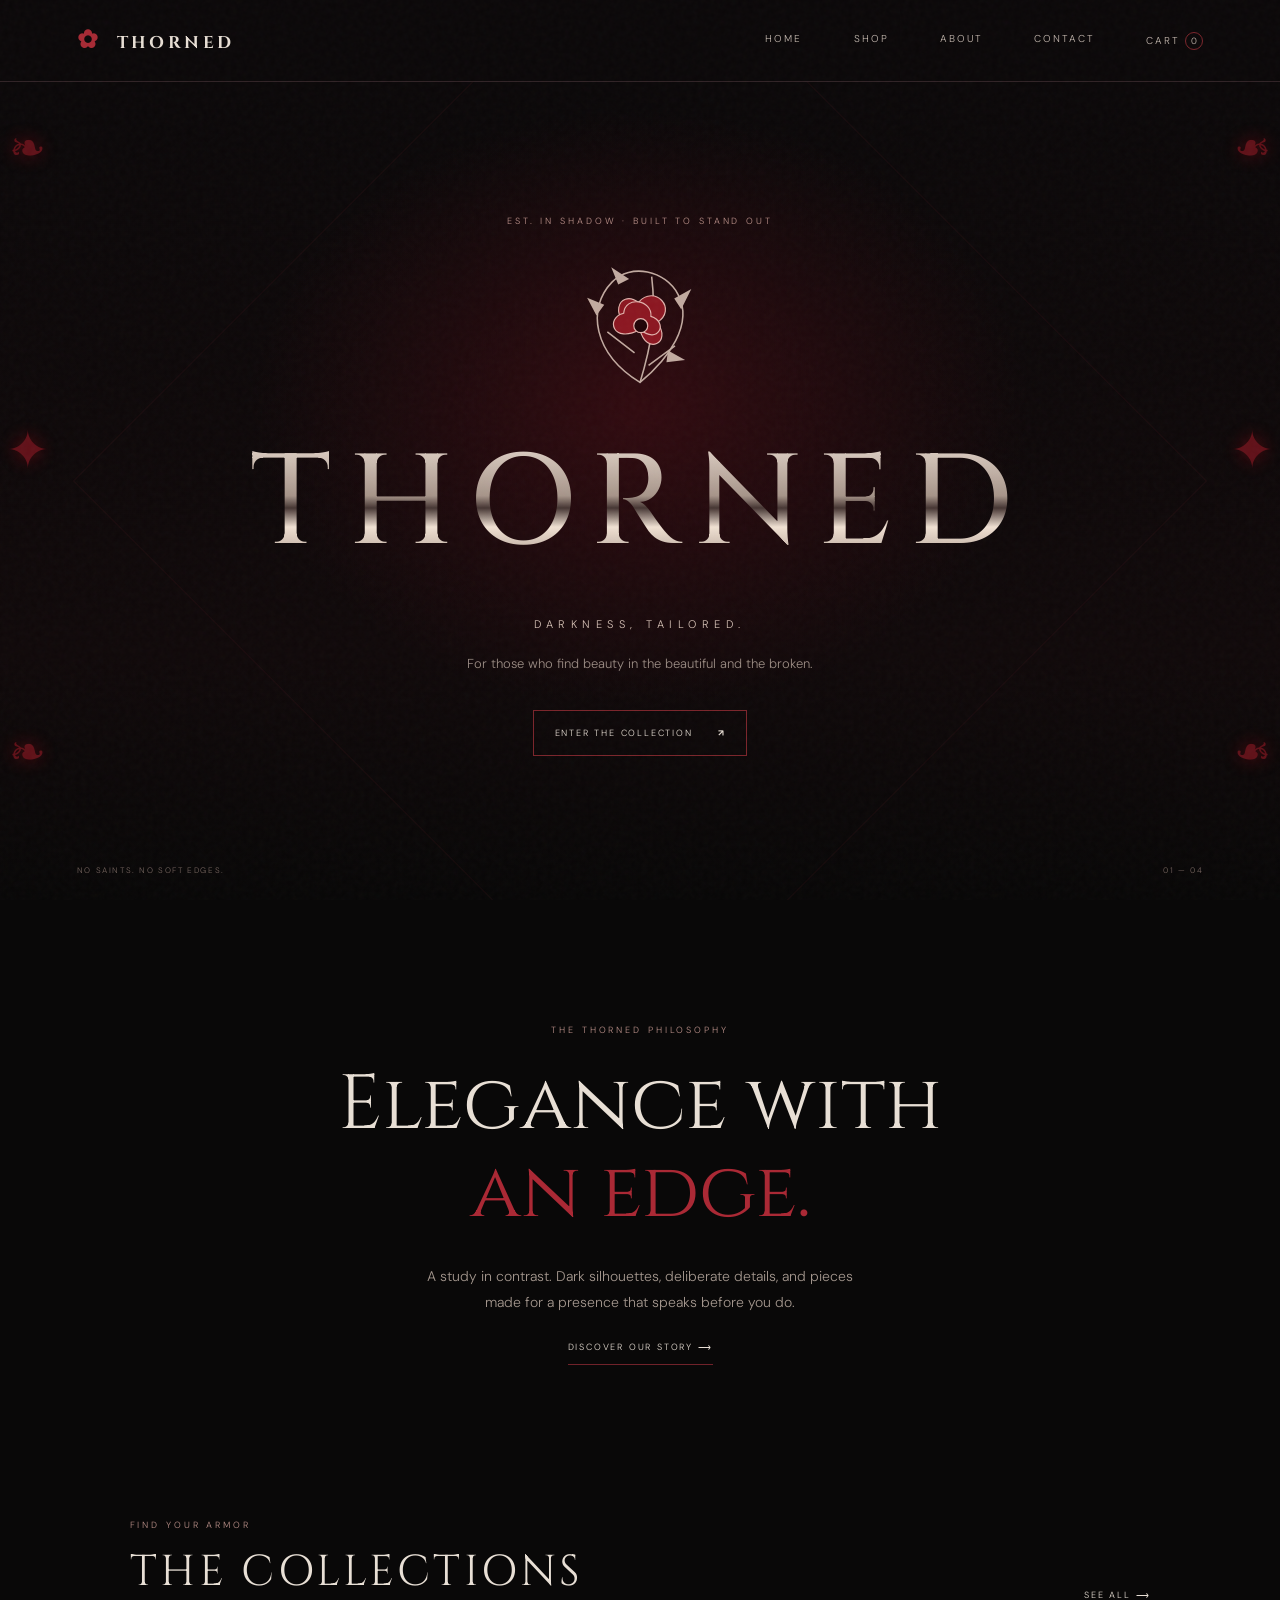
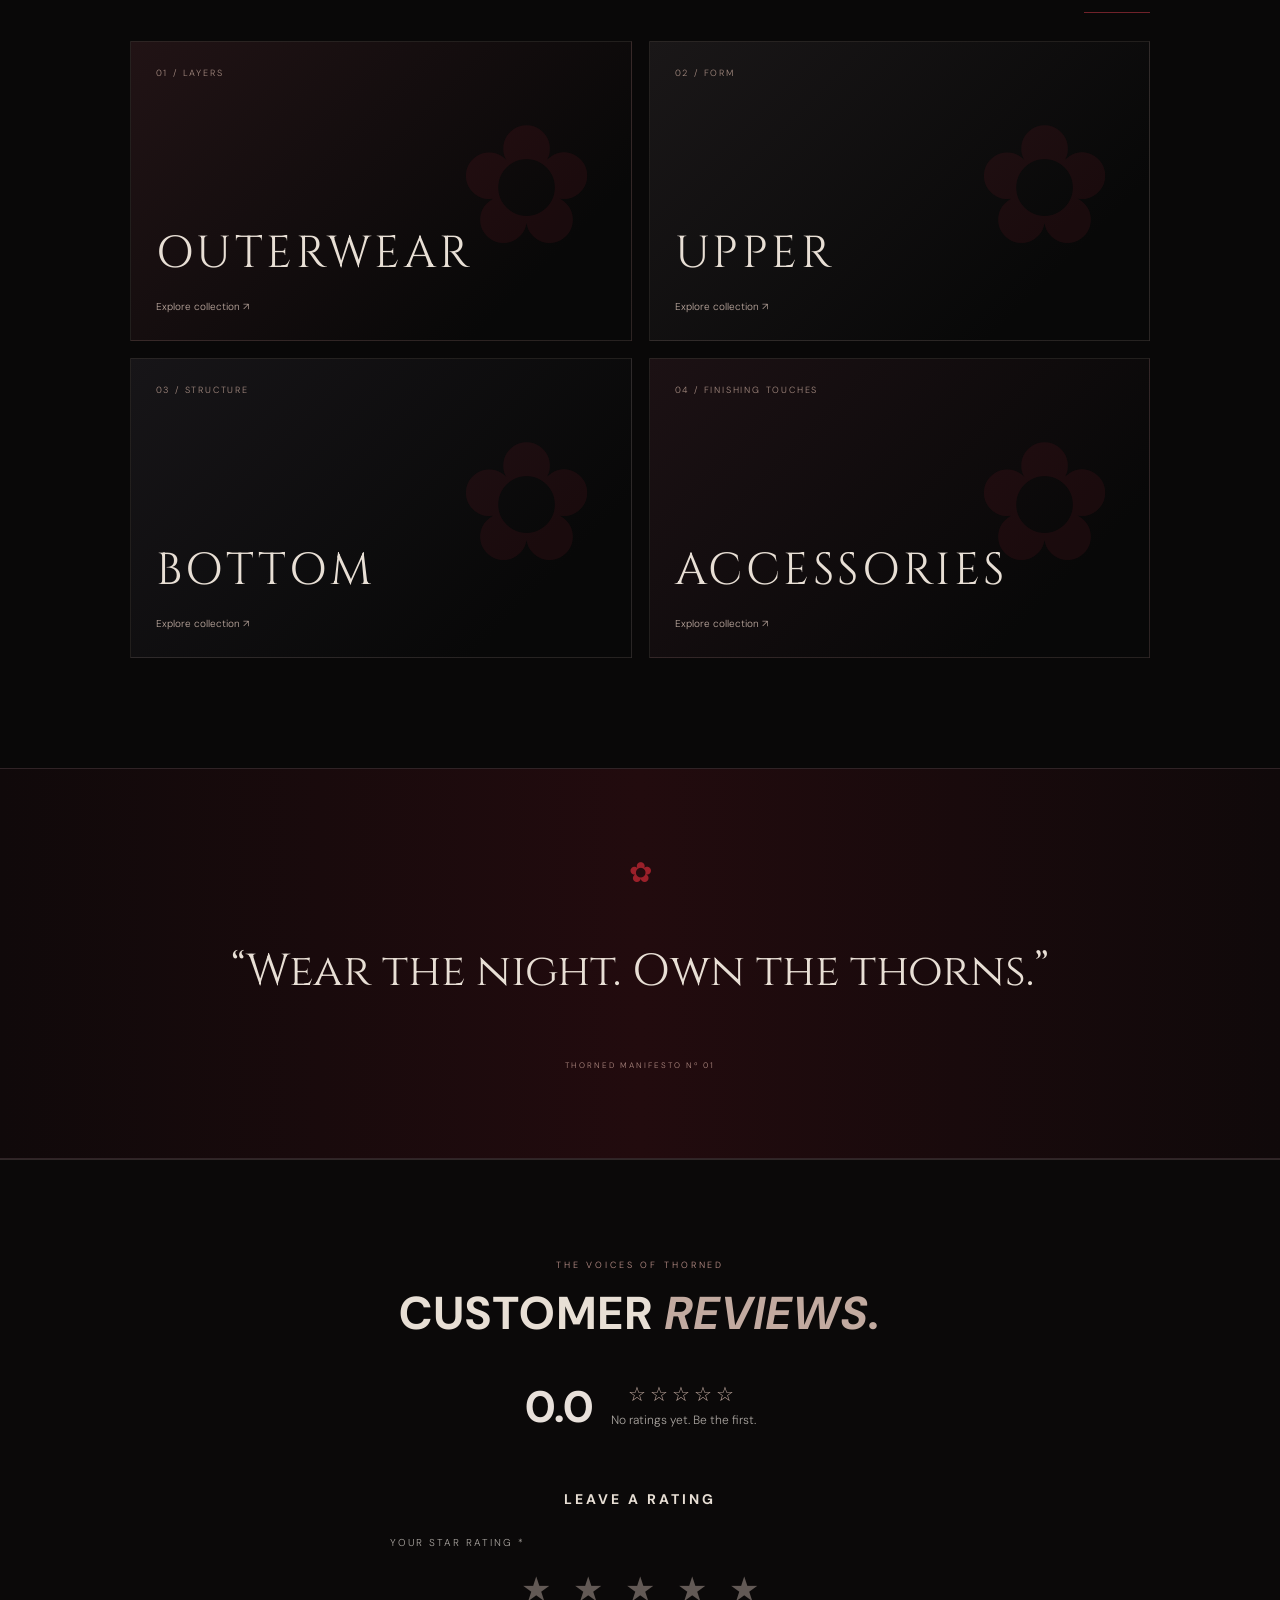
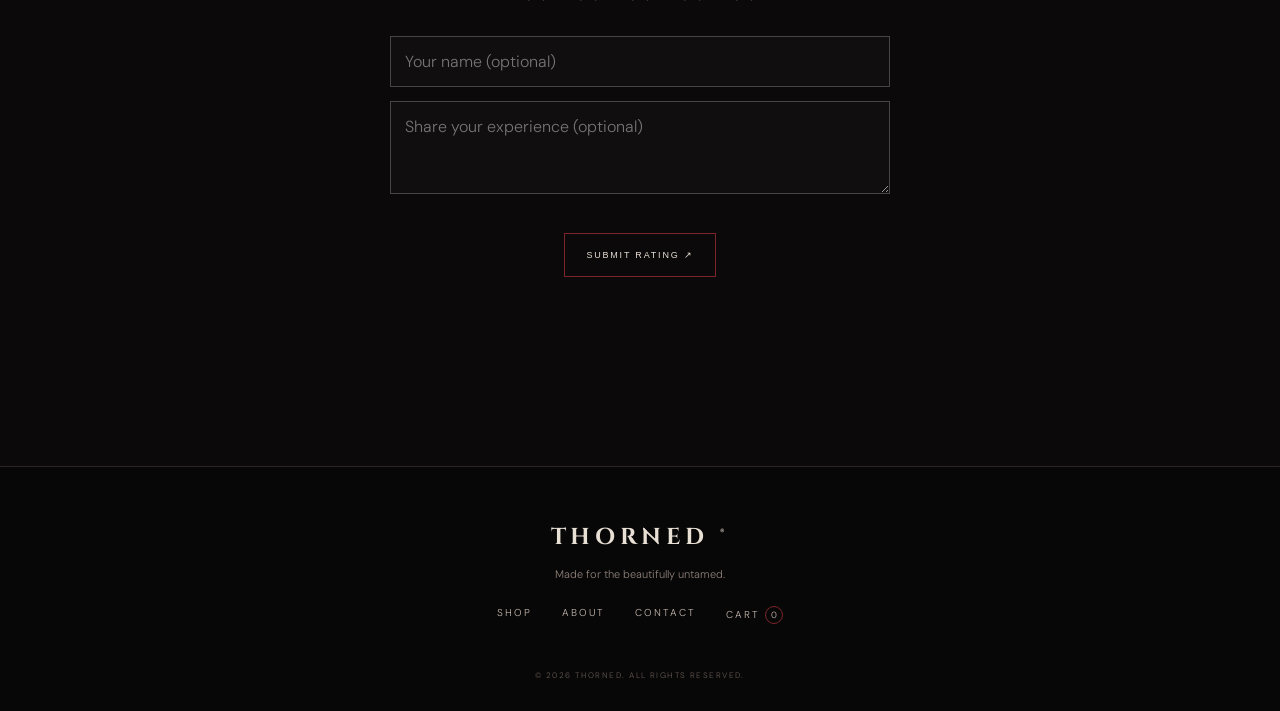
<file: updated thorn/index.html>
<!DOCTYPE html>
<html lang="en">
<head>
    <meta charset="utf-8">
    <meta name="viewport" content="width=device-width, initial-scale=1">
    <title>Wear Your Darkness — THORNED</title>
    <link href="style.css" rel="stylesheet">
</head>
<body>
    <div class="thorns left">
        <span>❧</span>
        <span>✦</span>
        <span>❧</span>
    </div>

    <div class="thorns right">
        <span>❧</span>
        <span>✦</span>
        <span>❧</span>
    </div>

    <div class="wipe"></div>

    <header class="header">
        <a class="brand" href="index.html">
            <span>✿</span>
            THORNED
        </a>

        <button aria-label="Toggle navigation" class="toggle">
            ☰
        </button>

        <nav>
            <a href="index.html">HOME</a>
            <a href="shop.html">SHOP</a>
            <a href="about.html">ABOUT</a>
            <a href="contact.html">CONTACT</a>
            <a href="cart.html">CART <span class="cart-count">0</span></a>
        </nav>
    </header>

    <main>
        <section class="hero">
            <p class="eyebrow reveal">
                EST. IN SHADOW · BUILT TO STAND OUT
            </p>

            <div class="rose reveal">
                <svg
                    aria-label="Rose surrounded by thorns"
                    viewBox="0 0 180 180"
                >
                    <g fill="none" stroke="#c2aaa0" stroke-width="2">
                        <path d="M90 160C30 123 21 65 54 31 78 6 123 16 139 47 159 85 127 129 90 160Z"></path>
                        <path d="M90 160C105 111 111 73 105 24M83 122 48 95M101 138l34-25"></path>
                    </g>

                    <g fill="#8c1721" stroke="#e1b2ac" stroke-width="1.5">
                        <path d="M90 92C46 82 62 38 88 57 109 33 139 66 112 83 132 109 98 126 90 92Z"></path>
                        <path d="M90 92C55 111 45 77 69 71 71 48 106 54 104 75 127 82 114 112 90 92Z"></path>
                        <circle cx="91" cy="87" fill="#210508" r="9"></circle>
                    </g>

                    <g fill="#c2aaa0">
                        <path d="m44 60-22-9 12 23ZM62 34 53 12l23 15ZM134 52l22-12-13 26ZM126 119l22 12-24 3Z"></path>
                    </g>
                </svg>
            </div>

            <h1 class="hero-title reveal">THORNED</h1>

            <p class="tagline">DARKNESS, TAILORED.</p>

            <p class="hero-copy">
                For those who find beauty in the beautiful and the broken.
            </p>

            <a class="button" href="shop.html">
                ENTER THE COLLECTION
                <b>↗</b>
            </a>

            <div class="hero-foot">
                <span>NO SAINTS. NO SOFT EDGES.</span>
                <span>01 — 04</span>
            </div>
        </section>

        <section class="intro">
            <p class="eyebrow">THE THORNED PHILOSOPHY</p>

            <h2>
                Elegance with
                <br>
                <em>an edge.</em>
            </h2>

            <p>
                A study in contrast. Dark silhouettes, deliberate details,
                and pieces made for a presence that speaks before you do.
            </p>

            <a class="text-link" href="about.html">
                DISCOVER OUR STORY ⟶
            </a>
        </section>

        <section class="collections">
            <div class="section-head">
                <div>
                    <p class="eyebrow">FIND YOUR ARMOR</p>
                    <h2>THE COLLECTIONS</h2>
                </div>

                <a class="text-link" href="shop.html">
                    SEE ALL ⟶
                </a>
            </div>

            <div class="tiles">
                <a class="tile tile-outerwear" href="outerwear.html">
                    <small>01 / LAYERS</small>

                    <div>
                        <h3>OUTERWEAR</h3>
                        <span>Explore collection ↗</span>
                    </div>
                </a>

                <a class="tile tile-upper" href="upper.html">
                    <small>02 / FORM</small>

                    <div>
                        <h3>UPPER</h3>
                        <span>Explore collection ↗</span>
                    </div>
                </a>

                <a class="tile tile-bottom" href="bottom.html">
                    <small>03 / STRUCTURE</small>

                    <div>
                        <h3>BOTTOM</h3>
                        <span>Explore collection ↗</span>
                    </div>
                </a>

                <a class="tile tile-accessories" href="accessories.html">
                    <small>04 / FINISHING TOUCHES</small>

                    <div>
                        <h3>ACCESSORIES</h3>
                        <span>Explore collection ↗</span>
                    </div>
                </a>
            </div>
        </section>

        <section class="quote">
            <span>✿</span>

            <p>“Wear the night. Own the thorns.”</p>

            <small>THORNED MANIFESTO Nº 01</small>
        </section>
        
<section class="customer-ratings" id="customer-ratings">
    <p class="eyebrow">THE VOICES OF THORNED</p>

    <h2>CUSTOMER <em>REVIEWS.</em></h2>

    <div class="rating-summary">
        <strong id="average-rating">0.0</strong>

        <div>
            <div id="average-stars" class="rating-stars">☆☆☆☆☆</div>
            <p id="rating-count">No ratings yet. Be the first.</p>
        </div>
    </div>

    <form id="rating-form" class="rating-form">
        <h3>LEAVE A RATING</h3>

        <label>YOUR STAR RATING *</label>

        <div class="star-picker" role="group" aria-label="Choose a rating">
            <button type="button" data-rating="1" aria-label="1 star">★</button>
            <button type="button" data-rating="2" aria-label="2 stars">★</button>
            <button type="button" data-rating="3" aria-label="3 stars">★</button>
            <button type="button" data-rating="4" aria-label="4 stars">★</button>
            <button type="button" data-rating="5" aria-label="5 stars">★</button>
        </div>

        <input
            id="rating-name"
            type="text"
            maxlength="40"
            placeholder="Your name (optional)"
        >

        <textarea
            id="rating-review"
            maxlength="300"
            rows="3"
            placeholder="Share your experience (optional)"
        ></textarea>

        <button class="button" type="submit">SUBMIT RATING ↗</button>
        <p id="rating-message" aria-live="polite"></p>
    </form>

    <div id="rating-list" class="rating-list"></div>
</section>

    </main>

    <footer>
        <a class="brand" href="index.html">
            THORNED
            <sup>®</sup>
        </a>

        <p>Made for the beautifully untamed.</p>

        <div>
            <a href="shop.html">SHOP</a>
            <a href="about.html">ABOUT</a>
            <a href="contact.html">CONTACT</a>
            <a href="cart.html">CART <span class="cart-count">0</span></a>
        </div>

        <small>© 2026 THORNED. ALL RIGHTS RESERVED.</small>
    </footer>

    <script src="script.js"></script>
</body>
</html>
</file>
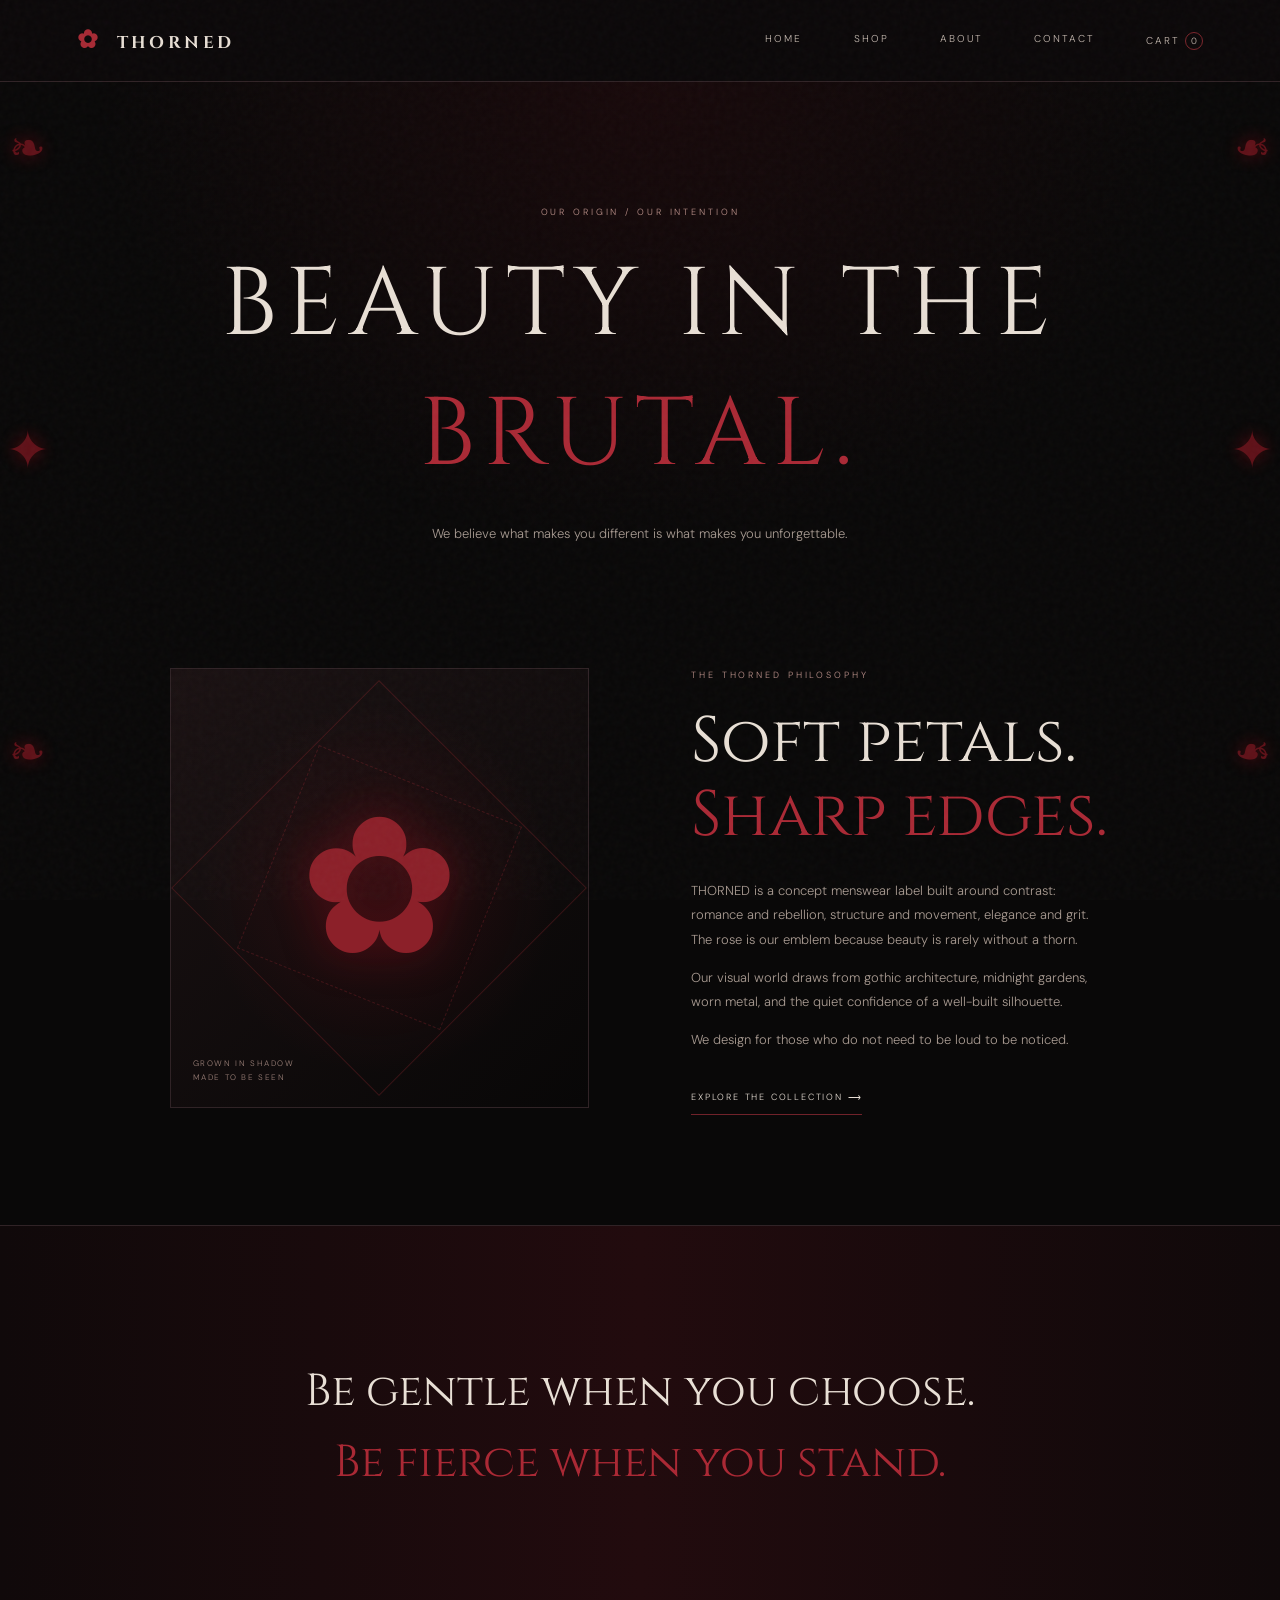
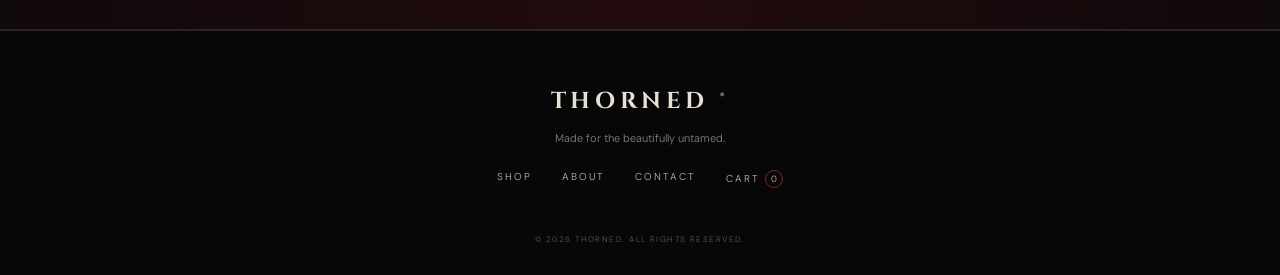
<file: updated thorn/about.html>
<!DOCTYPE html>
<html lang="en">
<head>
    <meta charset="utf-8">
    <meta name="viewport" content="width=device-width, initial-scale=1">
    <title>About — THORNED</title>
    <link href="style.css" rel="stylesheet">
</head>
<body>
    <div class="thorns left">
        <span>❧</span>
        <span>✦</span>
        <span>❧</span>
    </div>

    <div class="thorns right">
        <span>❧</span>
        <span>✦</span>
        <span>❧</span>
    </div>

    <div class="wipe"></div>

    <header class="header">
        <a class="brand" href="index.html">
            <span>✿</span>
            THORNED
        </a>

        <button aria-label="Toggle navigation" class="toggle">
            ☰
        </button>

        <nav>
            <a href="index.html">HOME</a>
            <a href="shop.html">SHOP</a>
            <a href="about.html">ABOUT</a>
            <a href="contact.html">CONTACT</a>
            <a href="cart.html">CART <span class="cart-count">0</span></a>
        </nav>
    </header>

    <main>
        <section class="page-hero">
            <p class="eyebrow">OUR ORIGIN / OUR INTENTION</p>

            <h1>
                BEAUTY IN THE
                <em>BRUTAL.</em>
            </h1>

            <p>
                We believe what makes you different is what makes you unforgettable.
            </p>
        </section>

        <section class="about">
            <div class="about-art">
                <span>✿</span>

                <small>
                    GROWN IN SHADOW
                    <br>
                    MADE TO BE SEEN
                </small>
            </div>

            <div>
                <p class="eyebrow">THE THORNED PHILOSOPHY</p>

                <h2>
                    Soft petals.
                    <br>
                    <em>Sharp edges.</em>
                </h2>

                <p>
                    THORNED is a concept menswear label built around contrast:
                    romance and rebellion, structure and movement, elegance and grit.
                    The rose is our emblem because beauty is rarely without a thorn.
                </p>

                <p>
                    Our visual world draws from gothic architecture, midnight gardens,
                    worn metal, and the quiet confidence of a well-built silhouette.
                </p>

                <p>
                    We design for those who do not need to be loud to be noticed.
                </p>

                <a class="text-link" href="shop.html">
                    EXPLORE THE COLLECTION ⟶
                </a>
            </div>
        </section>

        <section class="quote">
            <p>
                Be gentle when you choose.
                <br>
                <em>Be fierce when you stand.</em>
            </p>
        </section>
    </main>

    <footer>
        <a class="brand" href="index.html">
            THORNED
            <sup>®</sup>
        </a>

        <p>Made for the beautifully untamed.</p>

        <div>
            <a href="shop.html">SHOP</a>
            <a href="about.html">ABOUT</a>
            <a href="contact.html">CONTACT</a>
            <a href="cart.html">CART <span class="cart-count">0</span></a>
        </div>

        <small>© 2026 THORNED. ALL RIGHTS RESERVED.</small>
    </footer>

    <script src="script.js"></script>
</body>
</html>
</file>
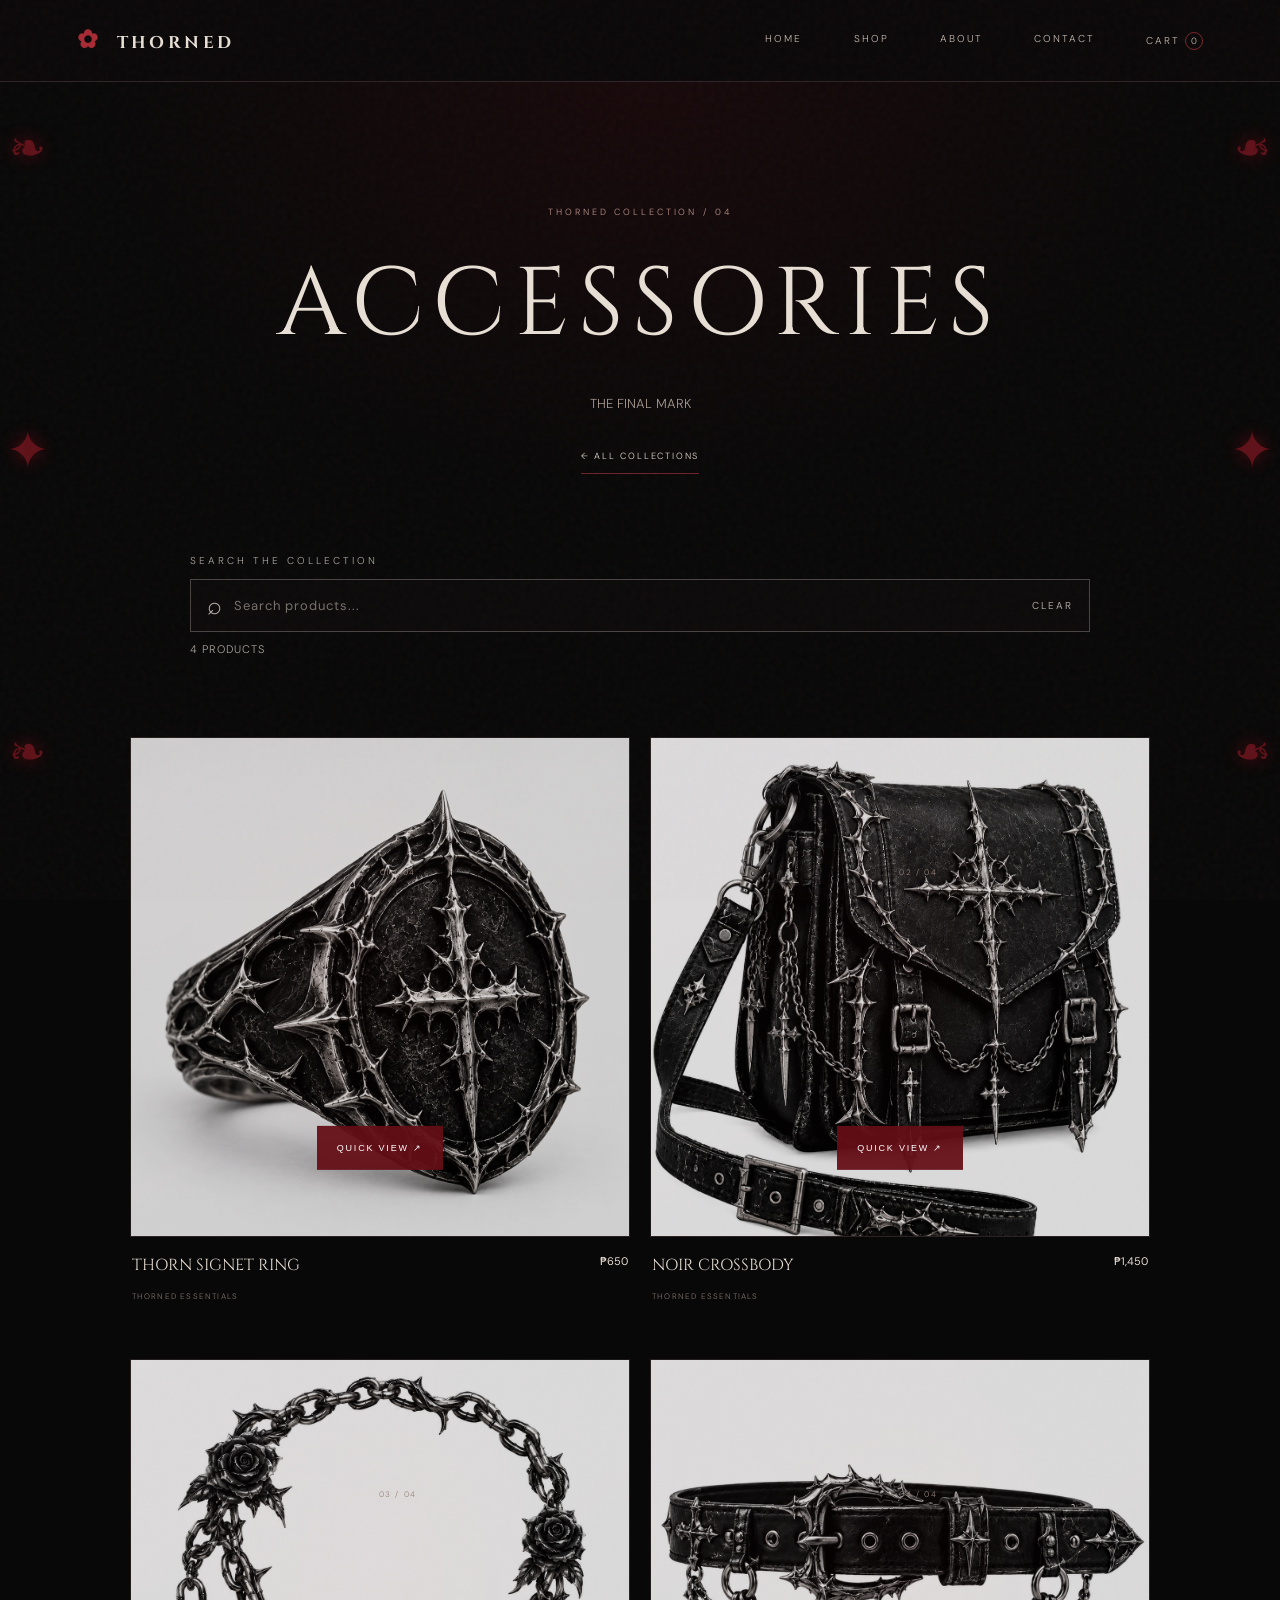
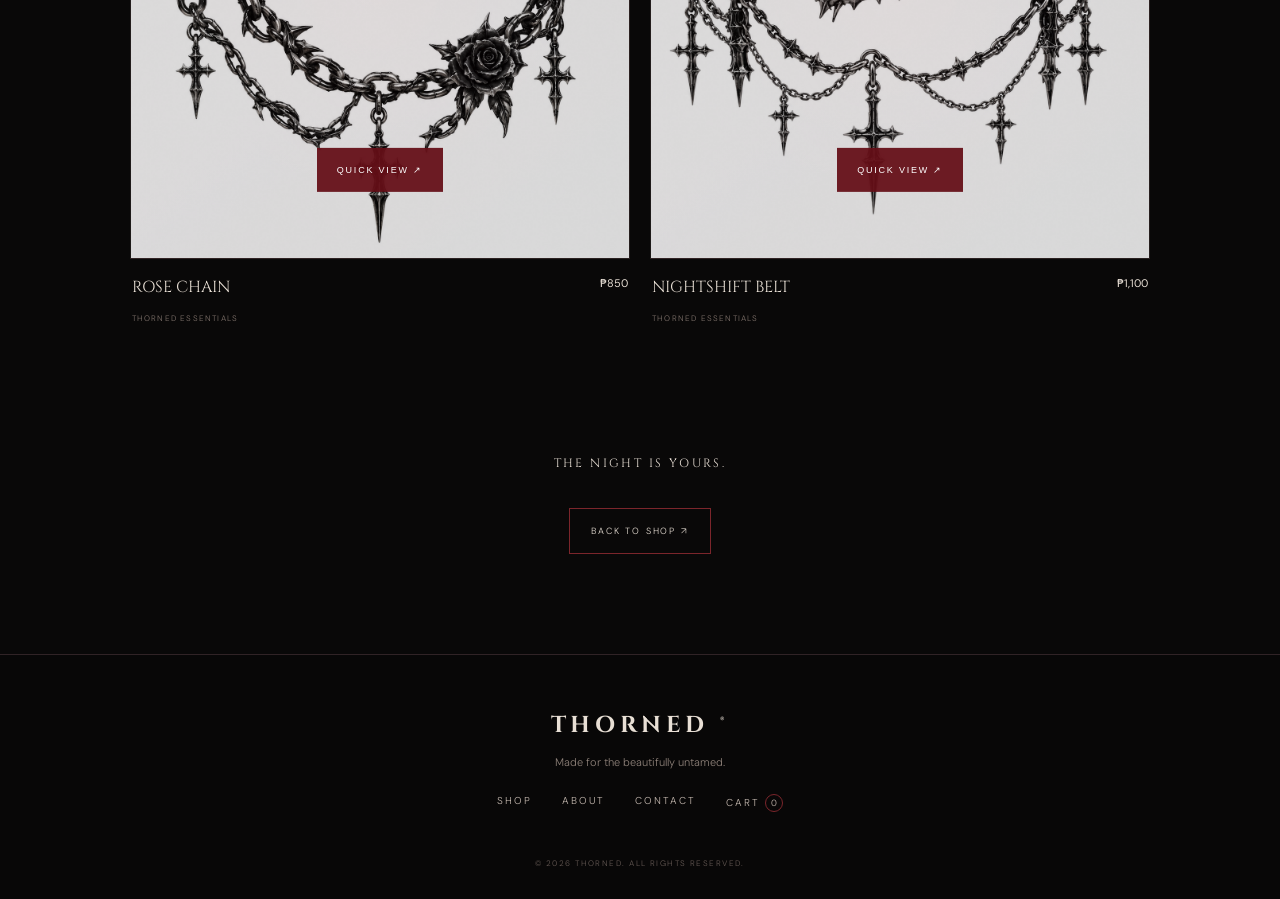
<file: updated thorn/accessories.html>
<!DOCTYPE html>
<html lang="en">
<head>
    <meta charset="utf-8">
    <meta name="viewport" content="width=device-width, initial-scale=1">
    <title>ACCESSORIES — THORNED</title>
    <link href="style.css" rel="stylesheet">
</head>
<body>
    <div class="thorns left">
        <span>❧</span>
        <span>✦</span>
        <span>❧</span>
    </div>

    <div class="thorns right">
        <span>❧</span>
        <span>✦</span>
        <span>❧</span>
    </div>

    <div class="wipe"></div>

    <header class="header">
        <a class="brand" href="index.html">
            <span>✿</span>
            THORNED
        </a>

        <button aria-label="Toggle navigation" class="toggle">
            ☰
        </button>

        <nav>
            <a href="index.html">HOME</a>
            <a href="shop.html">SHOP</a>
            <a href="about.html">ABOUT</a>
            <a href="contact.html">CONTACT</a>
            <a href="cart.html">CART <span class="cart-count">0</span></a>
        </nav>
    </header>

    <main>
        <section class="page-hero collection-hero">
            <p class="eyebrow">THORNED COLLECTION / 04</p>
            <h1>ACCESSORIES</h1>
            <p>THE FINAL MARK</p>

            <a class="text-link" href="shop.html">
                ← ALL COLLECTIONS
            </a>
        </section>

<section class="thorned-search">
    <label for="thorned-search-input">SEARCH THE COLLECTION</label>
    <div class="search-box">
        <span class="search-icon">⌕</span>
        <input
            type="search"
            id="thorned-search-input"
            placeholder="Search products..."
            autocomplete="off"
        >
        <button type="button" id="thorned-search-clear">
            CLEAR
        </button>
    </div>
    <p id="thorned-search-status" aria-live="polite"></p>
</section>

        <section class="products">
            <article class="product">
                <div class="product-art art0">
                    <small>01 / 04</small>
                    <img class="product-img" src="THORN SIGNET RING.png" alt="THORN SIGNET RING">

                    <button
                        class="quick"
                        data-name="THORN SIGNET RING"
                        data-description="A statement signet ring with a thorn-inspired gothic design." data-stock="12" data-price="₱650"
                    >
                        QUICK VIEW ↗
                    </button>
                </div>

                <div class="product-info">
                    <div>
                        <h3>THORN SIGNET RING</h3>
                        <small>THORNED ESSENTIALS</small>
                    </div>

                    <strong>₱650</strong>
                </div>
            </article>

            <article class="product">
                <div class="product-art art1">
                    <small>02 / 04</small>
                    <img class="product-img" src="NOIR CROSSBODY.png" alt="NOIR CROSSBODY">

                    <button
                        class="quick"
                        data-name="NOIR CROSSBODY"
                        data-description="A compact dark crossbody bag with a bold, streetwear-ready look." data-stock="12" data-price="₱1,450"
                    >
                        QUICK VIEW ↗
                    </button>
                </div>

                <div class="product-info">
                    <div>
                        <h3>NOIR CROSSBODY</h3>
                        <small>THORNED ESSENTIALS</small>
                    </div>

                    <strong>₱1,450</strong>
                </div>
            </article>

            <article class="product">
                <div class="product-art art2">
                    <small>03 / 04</small>
                    <img class="product-img" src="ROSE CHAIN.png" alt="ROSE CHAIN">

                    <button
                        class="quick"
                        data-name="ROSE CHAIN"
                        data-description="A rose-themed chain accessory that adds a metallic accent to your outfit." data-stock="12" data-price="₱850"
                    >
                        QUICK VIEW ↗
                    </button>
                </div>

                <div class="product-info">
                    <div>
                        <h3>ROSE CHAIN</h3>
                        <small>THORNED ESSENTIALS</small>
                    </div>

                    <strong>₱850</strong>
                </div>
            </article>

            <article class="product">
                <div class="product-art art3">
                    <small>04 / 04</small>
                    <img class="product-img" src="NIGHTSHIFT BELT.png" alt="NIGHTSHIFT BELT">

                    <button
                        class="quick"
                        data-name="NIGHTSHIFT BELT"
                        data-description="A dark belt with chain details for a sharper alternative finish." data-stock="12" data-price="₱1,100"
                    >
                        QUICK VIEW ↗
                    </button>
                </div>

                <div class="product-info">
                    <div>
                        <h3>NIGHTSHIFT BELT</h3>
                        <small>THORNED ESSENTIALS</small>
                    </div>

                    <strong>₱1,100</strong>
                </div>
            </article>
        </section>

        <div class="back-shop">
            <p>THE NIGHT IS YOURS.</p>

            <a class="button" href="shop.html">
                BACK TO SHOP ↗
            </a>
        </div>

        <div class="modal">
            <div class="modal-box">
                <button aria-label="Close" class="close">
                    ×
                </button>

                <p class="eyebrow">THORNED ESSENTIALS</p>
                <img class="modal-product-image" alt="" hidden>
                <span class="modal-rose">✿</span>
                <h2 class="modal-name">PRODUCT</h2>
                <p class="modal-price"></p>

                <p class="modal-copy"></p>
                <p class="stock-note">● IN STOCK — AVAILABLE TO ORDER</p>
                <div class="size-picker">
                    <label for="product-size">SELECT SIZE</label>
                    <select id="product-size" class="product-size">
                        <option value="">Choose a size</option>
                        <option value="XS">XS</option><option value="S">S</option>
                        <option value="M">M</option><option value="L">L</option>
                        <option value="XL">XL</option><option value="XXL">XXL</option>
                    </select>
                </div>
                <div class="modal-actions">
                    <button class="button add-cart" type="button">ADD TO CART ✦</button>
                    <button class="button buy-now" type="button">BUY NOW ↗</button>
                </div>
            </div>
        </div>
    </main>

    <footer>
        <a class="brand" href="index.html">
            THORNED
            <sup>®</sup>
        </a>

        <p>Made for the beautifully untamed.</p>

        <div>
            <a href="shop.html">SHOP</a>
            <a href="about.html">ABOUT</a>
            <a href="contact.html">CONTACT</a>
            <a href="cart.html">CART <span class="cart-count">0</span></a>
        </div>

        <small>© 2026 THORNED. ALL RIGHTS RESERVED.</small>
    </footer>

    <script src="script.js"></script>
</body>
</html>
</file>
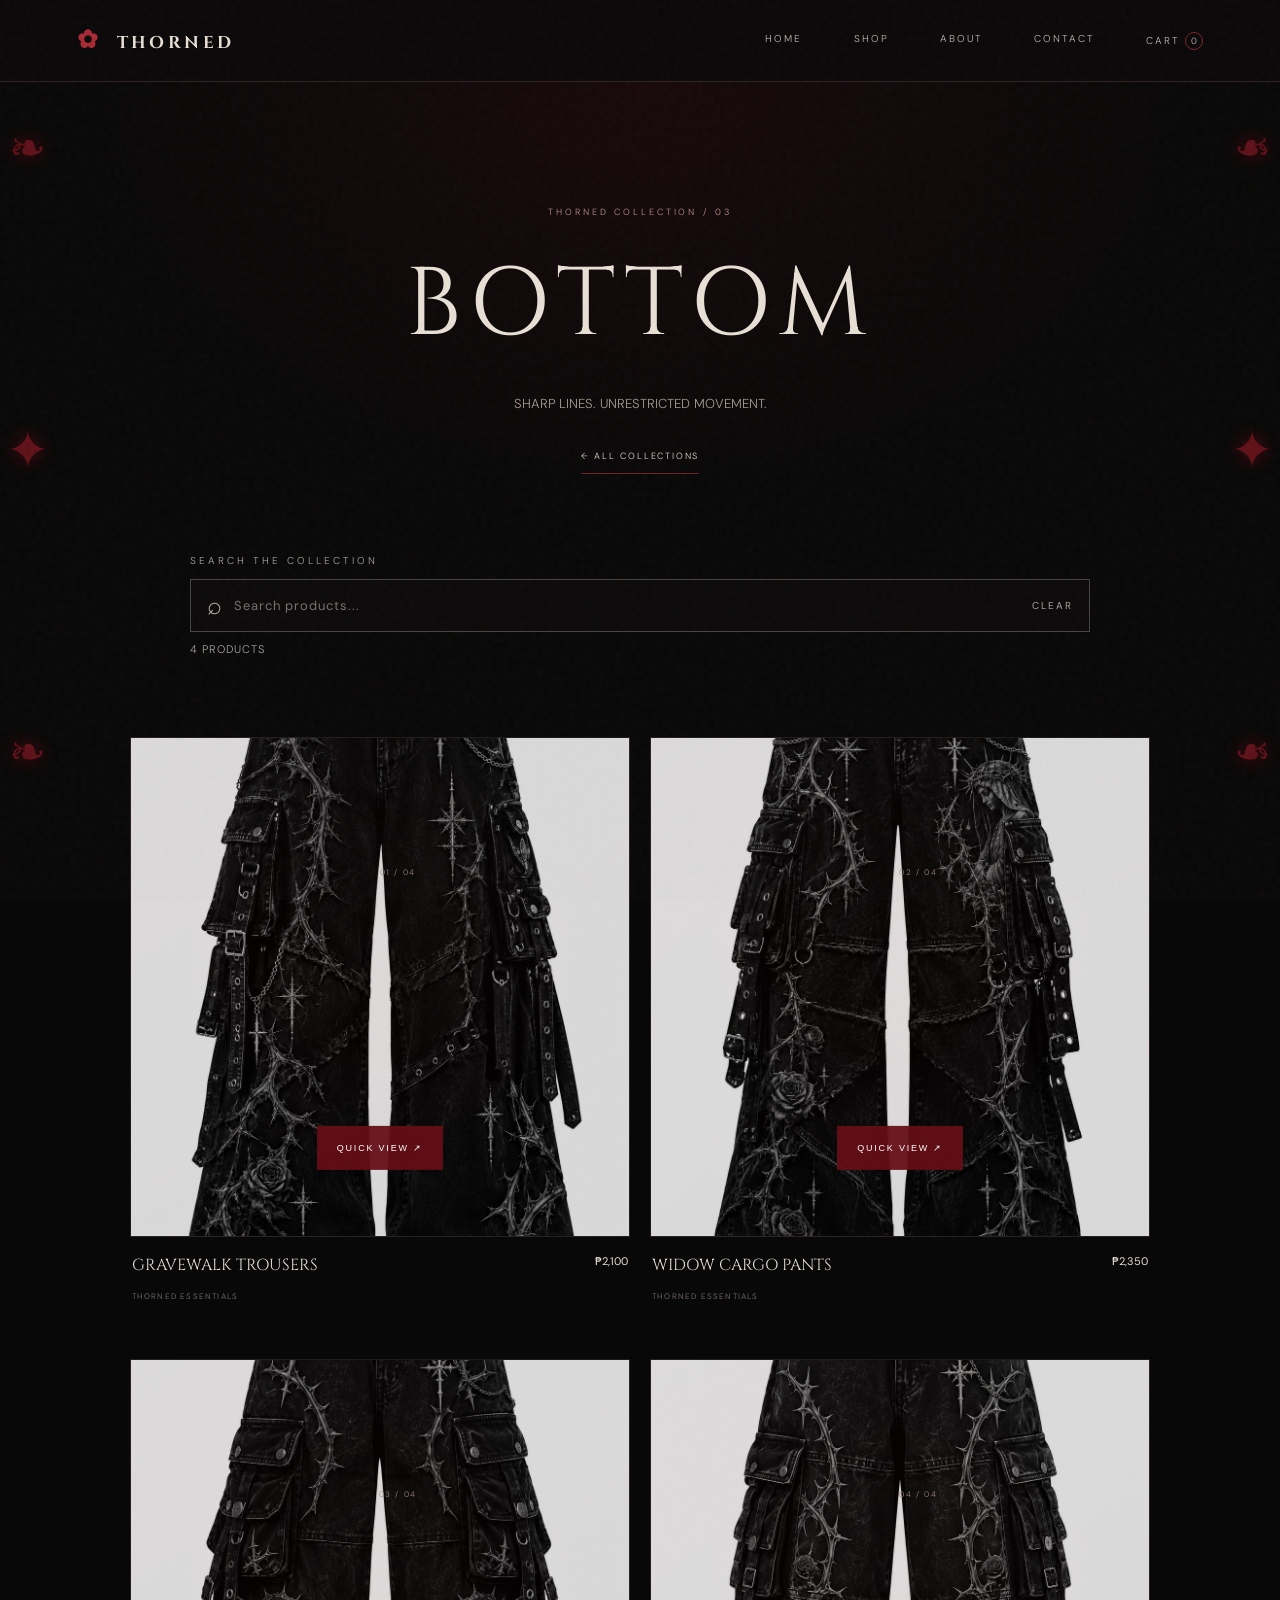
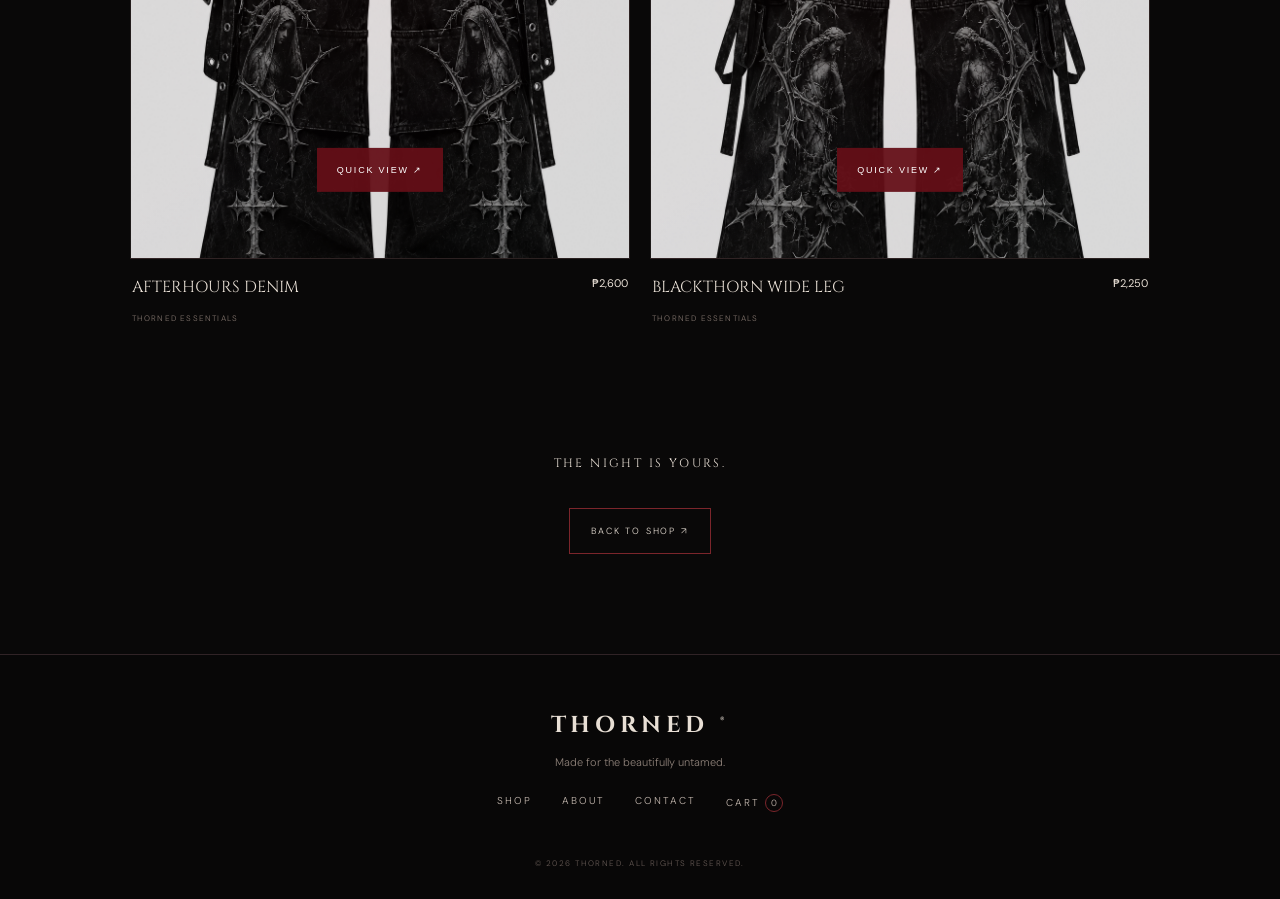
<file: updated thorn/bottom.html>
<!DOCTYPE html>
<html lang="en">
<head>
    <meta charset="utf-8">
    <meta name="viewport" content="width=device-width, initial-scale=1">
    <title>BOTTOM — THORNED</title>
    <link href="style.css" rel="stylesheet">
</head>
<body>
    <div class="thorns left">
        <span>❧</span>
        <span>✦</span>
        <span>❧</span>
    </div>

    <div class="thorns right">
        <span>❧</span>
        <span>✦</span>
        <span>❧</span>
    </div>

    <div class="wipe"></div>

    <header class="header">
        <a class="brand" href="index.html">
            <span>✿</span>
            THORNED
        </a>

        <button aria-label="Toggle navigation" class="toggle">
            ☰
        </button>

        <nav>
            <a href="index.html">HOME</a>
            <a href="shop.html">SHOP</a>
            <a href="about.html">ABOUT</a>
            <a href="contact.html">CONTACT</a>
            <a href="cart.html">CART <span class="cart-count">0</span></a>
        </nav>
    </header>

    <main>
        <section class="page-hero collection-hero">
            <p class="eyebrow">THORNED COLLECTION / 03</p>
            <h1>BOTTOM</h1>
            <p>SHARP LINES. UNRESTRICTED MOVEMENT.</p>
            <a class="text-link" href="shop.html">
                ← ALL COLLECTIONS
            </a>
        </section>

<section class="thorned-search">
    <label for="thorned-search-input">SEARCH THE COLLECTION</label>
    <div class="search-box">
        <span class="search-icon">⌕</span>
        <input
            type="search"
            id="thorned-search-input"
            placeholder="Search products..."
            autocomplete="off"
        >
        <button type="button" id="thorned-search-clear">
            CLEAR
        </button>
    </div>
    <p id="thorned-search-status" aria-live="polite"></p>
</section>

        <section class="products">
            <article class="product">
                <div class="product-art art0">
                    <small>01 / 04</small>
                    <img class="product-img" src="GRAVEWALK TROUSERS.png" alt="GRAVEWALK TROUSERS">
                    <button
                        class="quick"
                        data-name="GRAVEWALK TROUSERS"
                        data-description="Wide-leg trousers with a relaxed shape and a dark, structured finish." data-stock="12" data-price="₱2,100"
                    >
                        QUICK VIEW ↗
                    </button>
                </div>

                <div class="product-info">
                    <div>
                        <h3>GRAVEWALK TROUSERS</h3>
                        <small>THORNED ESSENTIALS</small>
                    </div>

                    <strong>₱2,100</strong>
                </div>
            </article>

            <article class="product">
                <div class="product-art art1">
                    <small>02 / 04</small>
                    <img class="product-img" src="WIDOW CARGO PANTS.png" alt="WIDOW CARGO PANTS">
                    <button
                        class="quick"
                        data-name="WIDOW CARGO PANTS"
                        data-description="Utility cargo pants with a rugged silhouette and practical pockets." data-stock="12" data-price="₱2,350"
                    >
                        QUICK VIEW ↗
                    </button>
                </div>

                <div class="product-info">
                    <div>
                        <h3>WIDOW CARGO PANTS</h3>
                        <small>THORNED ESSENTIALS</small>
                    </div>

                    <strong>₱2,350</strong>
                </div>
            </article>

            <article class="product">
                <div class="product-art art2">
                    <small>03 / 04</small>
                    <img class="product-img" src="AFTERHOURS DENIM.png" alt="AFTERHOURS DENIM">
                    <button
                        class="quick"
                        data-name="AFTERHOURS DENIM"
                        data-description="Dark denim-inspired trousers designed for a relaxed, alternative outfit." data-stock="12" data-price="₱2,600"
                    >
                        QUICK VIEW ↗
                    </button>
                </div>

                <div class="product-info">
                    <div>
                        <h3>AFTERHOURS DENIM</h3>
                        <small>THORNED ESSENTIALS</small>
                    </div>

                    <strong>₱2,600</strong>
                </div>
            </article>

            <article class="product">
                <div class="product-art art3">
                    <small>04 / 04</small>
                    <img class="product-img" src="BLACKTHORN WIDE LEG.png" alt="BLACKTHORN WIDE LEG">
                    <button
                        class="quick"
                        data-name="BLACKTHORN WIDE LEG"
                        data-description="Wide-leg cargo trousers with thorn-inspired details and roomy movement." data-stock="12" data-price="₱2,250"
                    >
                        QUICK VIEW ↗
                    </button>
                </div>

                <div class="product-info">
                    <div>
                        <h3>BLACKTHORN WIDE LEG</h3>
                        <small>THORNED ESSENTIALS</small>
                    </div>

                    <strong>₱2,250</strong>
                </div>
            </article>
        </section>

        <div class="back-shop">
            <p>THE NIGHT IS YOURS.</p>
            <a class="button" href="shop.html">
                BACK TO SHOP ↗
            </a>
        </div>

        <div class="modal">
            <div class="modal-box">
                <button aria-label="Close" class="close">
                    ×
                </button>

                <p class="eyebrow">THORNED ESSENTIALS</p>
                <img class="modal-product-image" alt="" hidden>
                <span class="modal-rose">✿</span>
                <h2 class="modal-name">PRODUCT</h2>
                <p class="modal-price"></p>

                <p class="modal-copy"></p>
                <p class="stock-note">● IN STOCK — AVAILABLE TO ORDER</p>
                <div class="size-picker">
                    <label for="product-size">SELECT SIZE</label>
                    <select id="product-size" class="product-size">
                        <option value="">Choose a size</option>
                        <option value="XS">XS</option><option value="S">S</option>
                        <option value="M">M</option><option value="L">L</option>
                        <option value="XL">XL</option><option value="XXL">XXL</option>
                    </select>
                </div>
                <div class="modal-actions">
                    <button class="button add-cart" type="button">ADD TO CART ✦</button>
                    <button class="button buy-now" type="button">BUY NOW ↗</button>
                </div>
            </div>
        </div>
    </main>

    <footer>
        <a class="brand" href="index.html">
            THORNED
            <sup>®</sup>
        </a>

        <p>Made for the beautifully untamed.</p>

        <div>
            <a href="shop.html">SHOP</a>
            <a href="about.html">ABOUT</a>
            <a href="contact.html">CONTACT</a>
            <a href="cart.html">CART <span class="cart-count">0</span></a>
        </div>

        <small>© 2026 THORNED. ALL RIGHTS RESERVED.</small>
    </footer>

    <script src="script.js"></script>
</body>
</html>
</file>
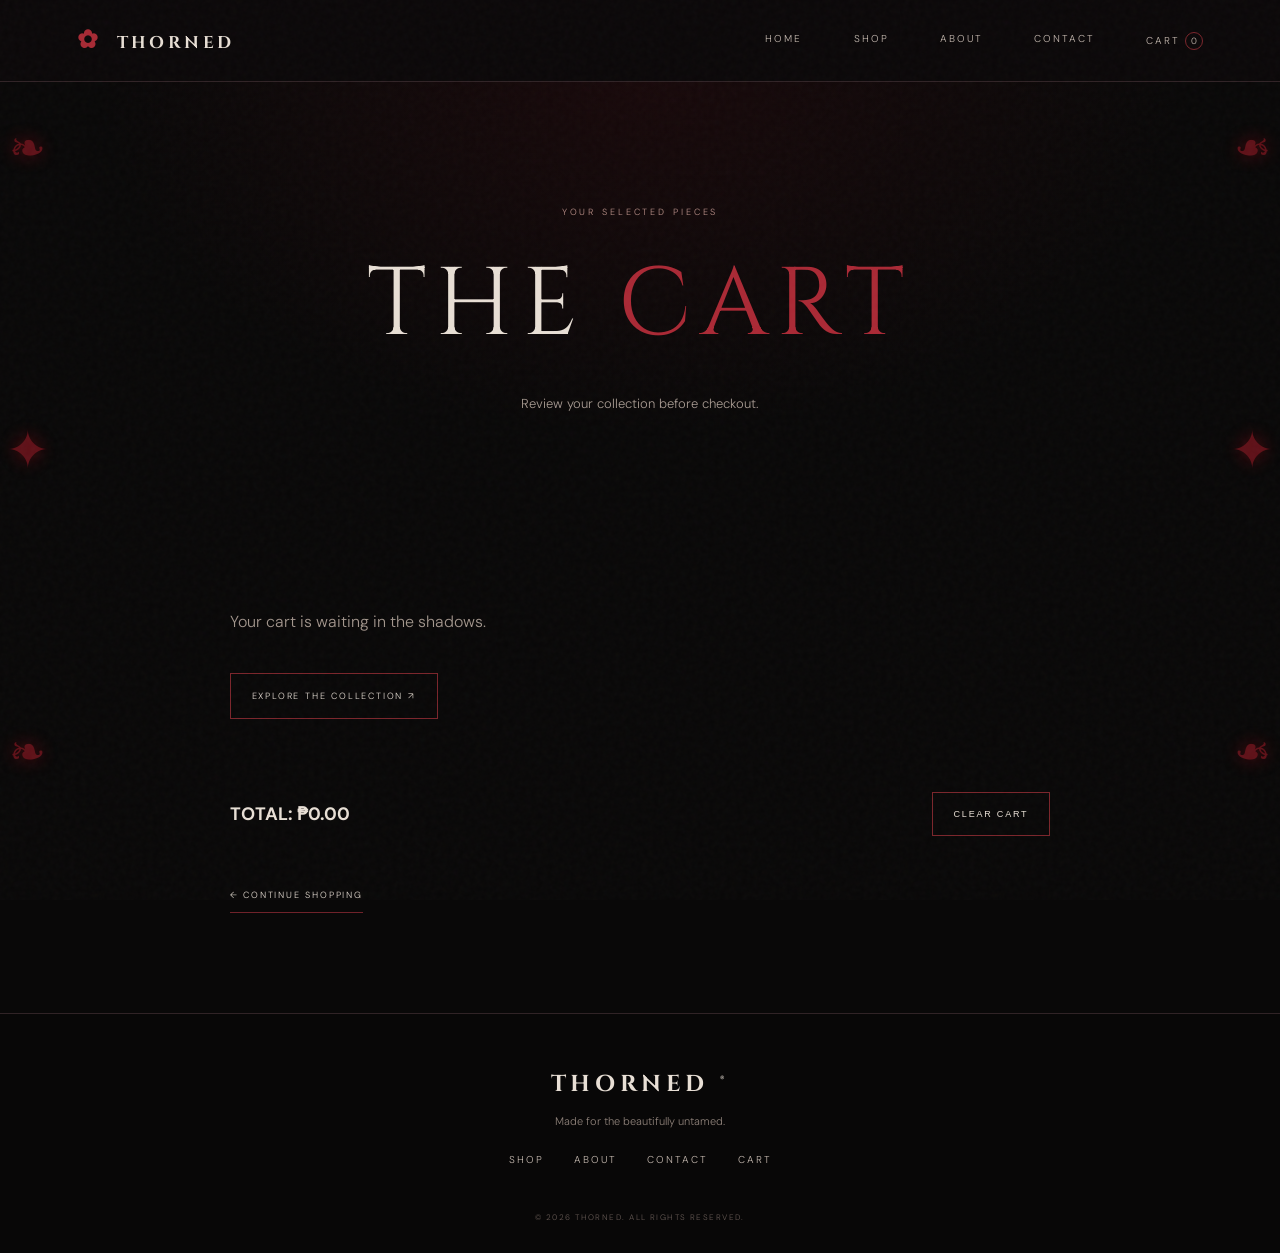
<file: updated thorn/cart.html>
<!DOCTYPE html>
<html lang="en"><head><meta charset="utf-8"><meta name="viewport" content="width=device-width, initial-scale=1"><title>CART — THORNED</title><link href="style.css" rel="stylesheet"></head>
<body><div class="thorns left"><span>❧</span><span>✦</span><span>❧</span></div><div class="thorns right"><span>❧</span><span>✦</span><span>❧</span></div><div class="wipe"></div>
<header class="header"><a class="brand" href="index.html"><span>✿</span> THORNED</a><button aria-label="Toggle navigation" class="toggle">☰</button><nav><a href="index.html">HOME</a><a href="shop.html">SHOP</a><a href="about.html">ABOUT</a><a href="contact.html">CONTACT</a><a href="cart.html">CART <span class="cart-count">0</span></a></nav></header>
<main><section class="page-hero"><p class="eyebrow">YOUR SELECTED PIECES</p><h1>THE <em>CART</em></h1><p>Review your collection before checkout.</p></section>
<section class="cart-page"><div id="cart-items"></div><div class="cart-summary"><strong>TOTAL: <span id="cart-total">₱0.00</span></strong><div><button id="clear-cart" class="button" type="button">CLEAR CART</button> <a id="checkout-link" class="button" href="checkout.html">PROCEED TO CHECKOUT ↗</a></div></div><a class="text-link" href="shop.html">← CONTINUE SHOPPING</a></section></main>
<footer><a class="brand" href="index.html">THORNED <sup>®</sup></a><p>Made for the beautifully untamed.</p><div><a href="shop.html">SHOP</a><a href="about.html">ABOUT</a><a href="contact.html">CONTACT</a><a href="cart.html">CART</a></div><small>© 2026 THORNED. ALL RIGHTS RESERVED.</small></footer><script src="script.js"></script></body></html>
</file>
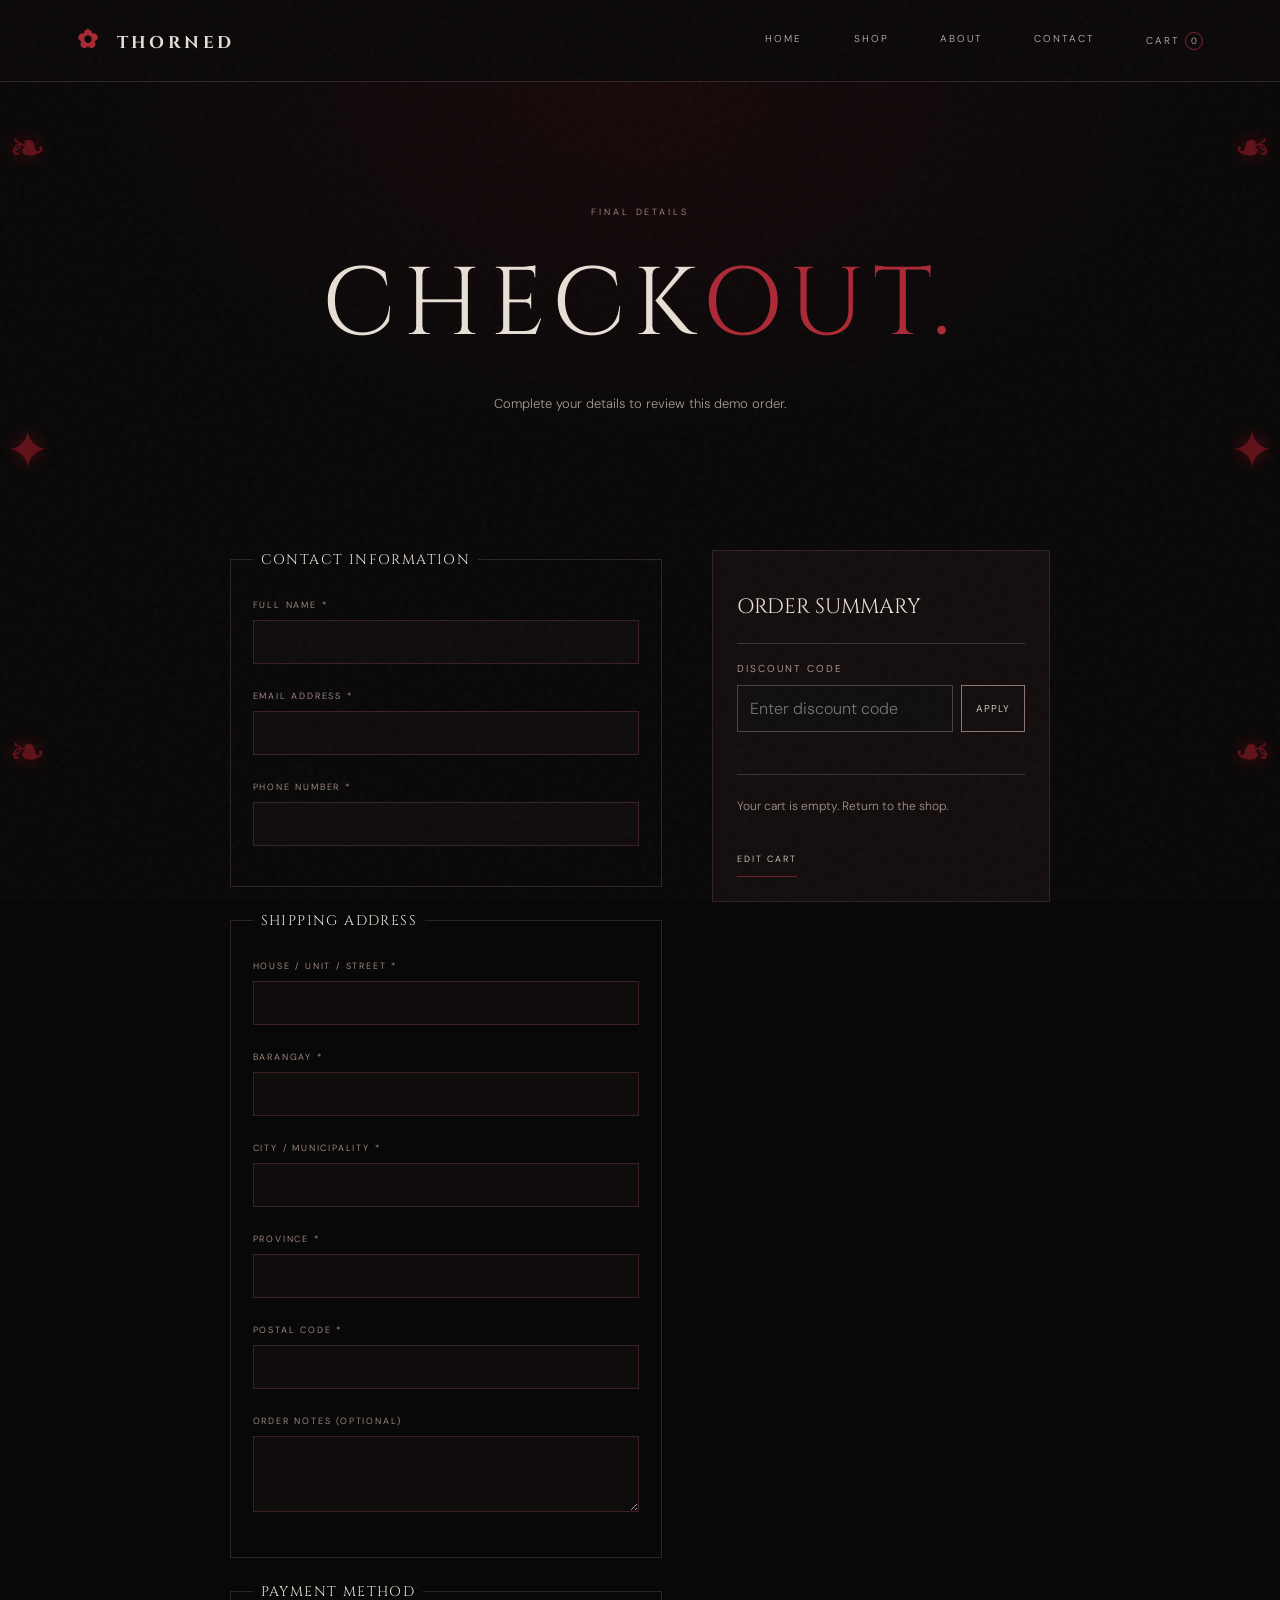
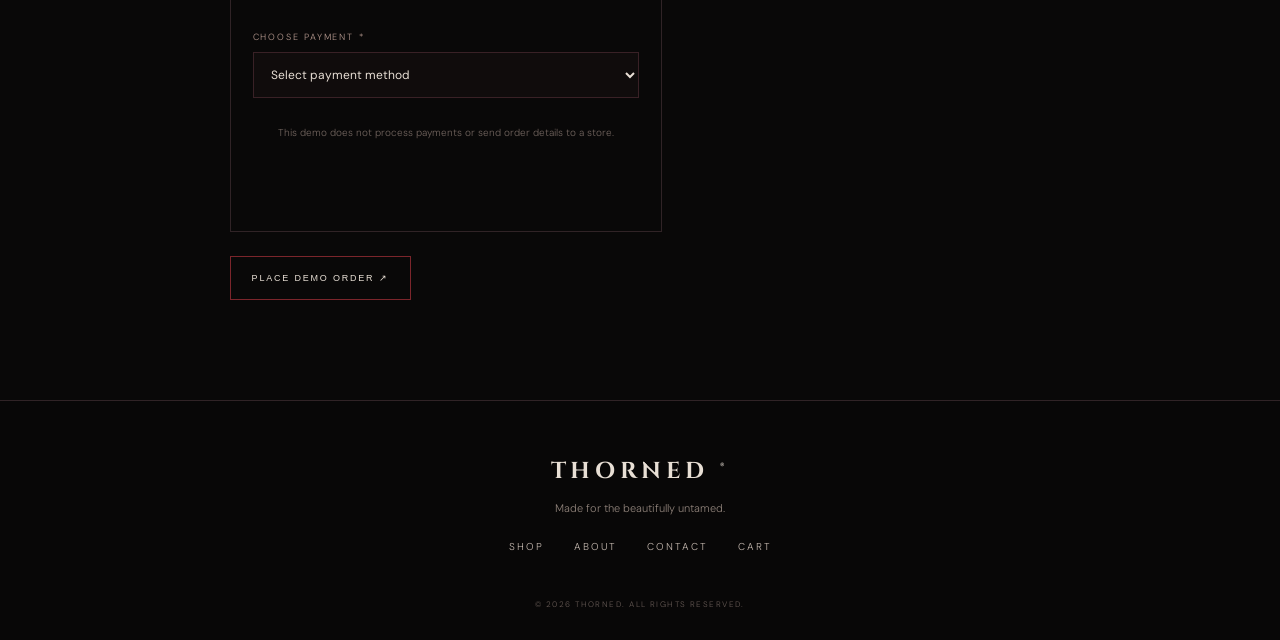
<file: updated thorn/checkout.html>
<!DOCTYPE html>
<html lang="en">
<head>
  <meta charset="utf-8">
  <meta name="viewport" content="width=device-width, initial-scale=1">
  <title>CHECKOUT — THORNED</title>
  <link href="style.css" rel="stylesheet">
</head>
<body>
  <div class="thorns left">
    <span>❧</span>
    <span>✦</span>
    <span>❧</span>
  </div>
  <div class="thorns right">
    <span>❧</span>
    <span>✦</span>
    <span>❧</span>
  </div>
  <div class="wipe"></div>

  <header class="header">
    <a class="brand" href="index.html"><span>✿</span> THORNED</a>
    <button aria-label="Toggle navigation" class="toggle">☰</button>
    <nav>
      <a href="index.html">HOME</a>
      <a href="shop.html">SHOP</a>
      <a href="about.html">ABOUT</a>
      <a href="contact.html">CONTACT</a>
      <a href="cart.html">CART <span class="cart-count">0</span></a>
    </nav>
  </header>

  <main>
    <section class="page-hero">
      <p class="eyebrow">FINAL DETAILS</p>
      <h1>CHECK<em>OUT.</em></h1>
      <p>Complete your details to review this demo order.</p>
    </section>

    <section class="checkout-page">
      <div class="checkout-grid">
        <form id="checkout-form" class="checkout-form">
          <fieldset>
            <legend>CONTACT INFORMATION</legend>
            <label for="fullName">FULL NAME *</label>
            <input id="fullName" name="fullName" autocomplete="name" required>

            <label for="email">EMAIL ADDRESS *</label>
            <input id="email" name="email" type="email" autocomplete="email" required>

            <label for="phone">PHONE NUMBER *</label>
            <input id="phone" name="phone" type="tel" autocomplete="tel" required>
          </fieldset>

          <fieldset>
            <legend>SHIPPING ADDRESS</legend>
            <label for="address">HOUSE / UNIT / STREET *</label>
            <input id="address" name="address" autocomplete="street-address" required>

            <label for="barangay">BARANGAY *</label>
            <input id="barangay" name="barangay" required>

            <label for="city">CITY / MUNICIPALITY *</label>
            <input id="city" name="city" autocomplete="address-level2" required>

            <label for="province">PROVINCE *</label>
            <input id="province" name="province" required>

            <label for="postal">POSTAL CODE *</label>
            <input id="postal" name="postal" inputmode="numeric" autocomplete="postal-code" required>

            <label for="notes">ORDER NOTES (OPTIONAL)</label>
            <textarea id="notes" name="notes" rows="3"></textarea>
          </fieldset>

          <fieldset>
            <legend>PAYMENT METHOD</legend>
            <label for="payment">CHOOSE PAYMENT *</label>
            <select id="payment" name="payment" required>
              <option value="">Select payment method</option>
              <option>Cash on Delivery (COD)</option>
              <option>GCash (demo only)</option>
              <option>Bank Transfer (demo only)</option>
            </select>
            <p class="note">This demo does not process payments or send order details to a store.</p>
          </fieldset>

          <button class="button" type="submit">PLACE DEMO ORDER ↗</button>
        </form>

        <aside class="checkout-summary">
          <h2>ORDER SUMMARY</h2>

<div class="discount-entry">
    <label for="discount-code">DISCOUNT CODE</label>

    <div class="discount-controls">
        <input
            type="text"
            id="discount-code"
            placeholder="Enter discount code"
            autocomplete="off"
        >
        <button type="button" id="apply-discount">
            APPLY
        </button>
    </div>

    <p id="discount-message" aria-live="polite"></p>
</div>

<div id="checkout-summary"></div>
          <a class="text-link" href="cart.html">EDIT CART</a>
        </aside>
      </div>

      <div id="checkout-result" class="checkout-result" hidden></div>
    </section>
  </main>

  <footer>
    <a class="brand" href="index.html">THORNED <sup>®</sup></a>
    <p>Made for the beautifully untamed.</p>
    <div>
      <a href="shop.html">SHOP</a>
      <a href="about.html">ABOUT</a>
      <a href="contact.html">CONTACT</a>
      <a href="cart.html">CART</a>
    </div>
    <small>© 2026 THORNED. ALL RIGHTS RESERVED.</small>
  </footer>

  <script src="script.js"></script>
</body>
</html>
</file>
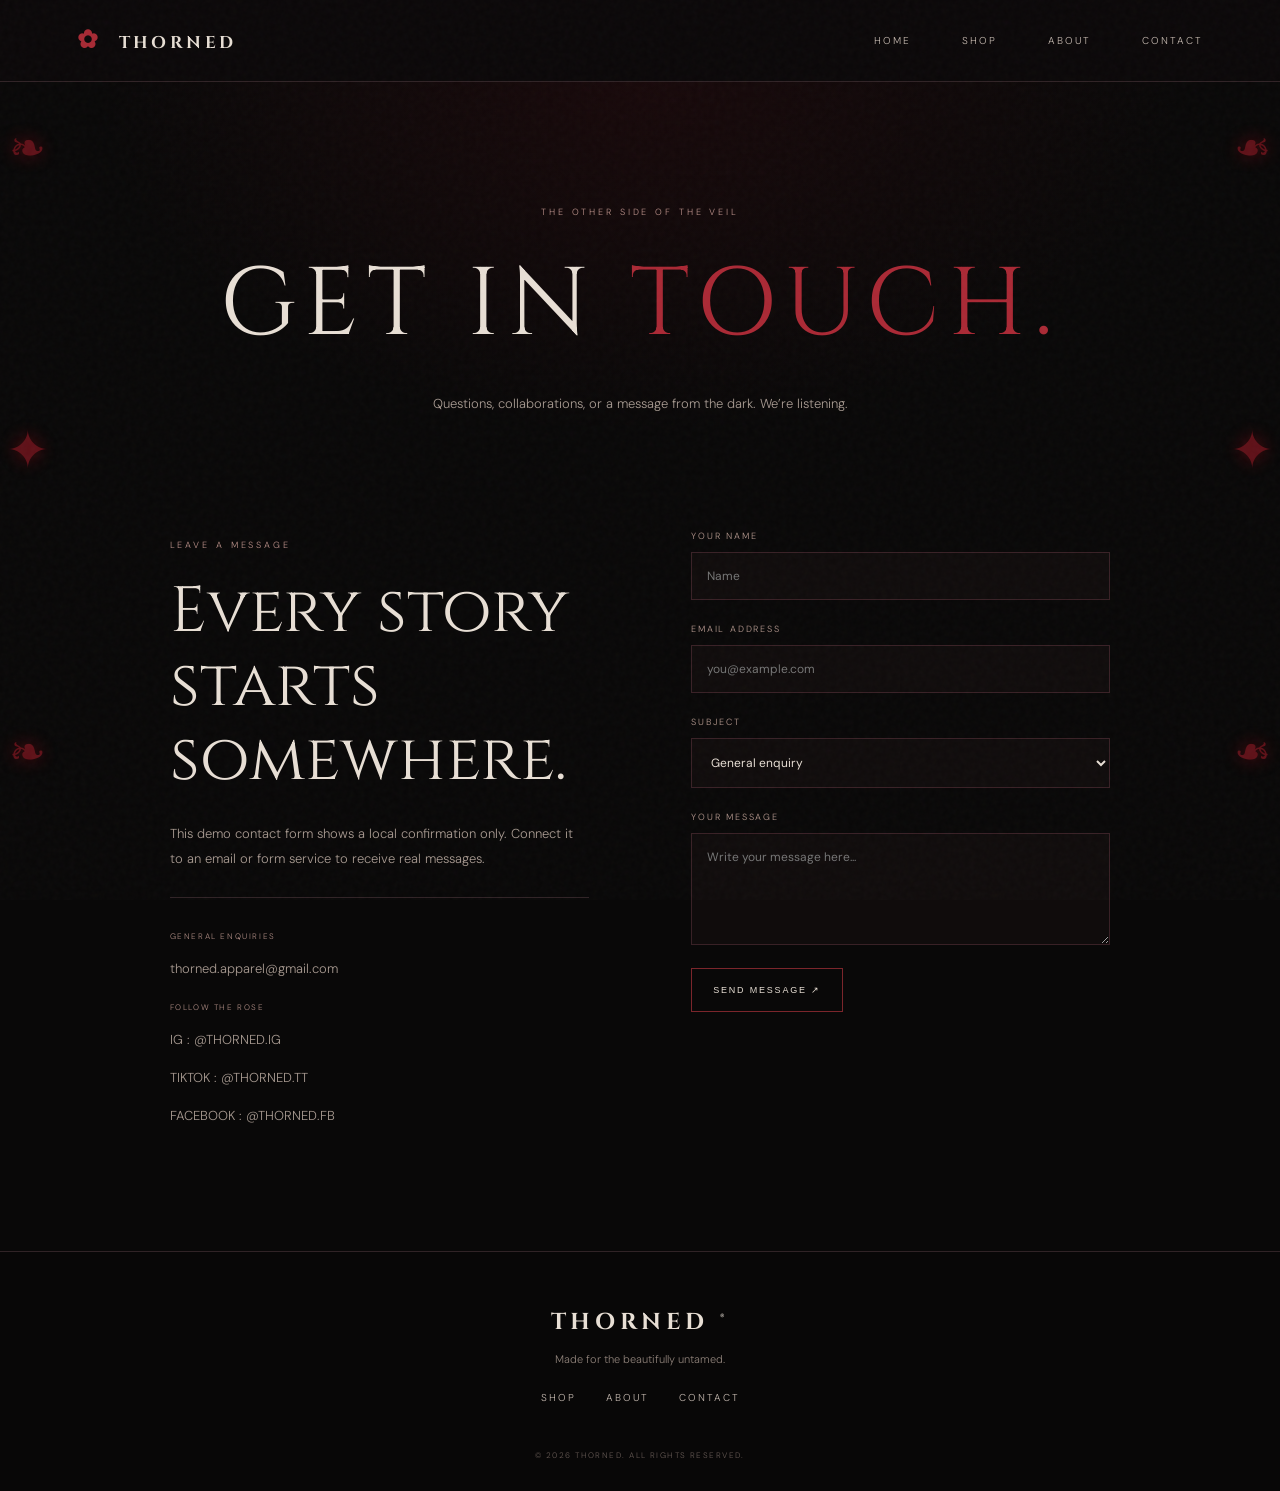
<file: updated thorn/contact.html>
<!DOCTYPE html>
<html lang="en">
 <head>
  <meta charset="utf-8"/>
  <meta content="width=device-width,initial-scale=1" name="viewport"/>
  <title>
   Contact — THORNED
  </title>
  <link href="style.css" rel="stylesheet"/>
 </head>
 <body>
  <div class="thorns left">
   <span>
    ❧
   </span>
   <span>
    ✦
   </span>
   <span>
    ❧
   </span>
  </div>
  <div class="thorns right">
   <span>
    ❧
   </span>
   <span>
    ✦
   </span>
   <span>
    ❧
   </span>
  </div>
  <div class="wipe">
  </div>
  <header class="header">
   <a class="brand" href="index.html">
    <span>
     ✿
    </span>
    THORNED
   </a>
   <button aria-label="Toggle navigation" class="toggle">
    ☰
   </button>
   <nav>
    <a href="index.html">
     HOME
    </a>
    <a href="shop.html">
     SHOP
    </a>
    <a href="about.html">
     ABOUT
    </a>
    <a href="contact.html">
     CONTACT
    </a>
   </nav>
  </header>
  <main>
   <section class="page-hero">
    <p class="eyebrow">
     THE OTHER SIDE OF THE VEIL
    </p>
    <h1>
     GET IN
     <em>
      TOUCH.
     </em>
    </h1>
    <p>
     Questions, collaborations, or a message from the dark. We’re listening.
    </p>
   </section>
   <section class="contact">
    <div>
     <p class="eyebrow">
      LEAVE A MESSAGE
     </p>
     <h2>
      Every story
      <br/>
      starts somewhere.
     </h2>
     <p>
      This demo contact form shows a local confirmation only. Connect it to an email or form service to receive real messages.
     </p>
     <hr/>
     <small>
      GENERAL ENQUIRIES
     </small>
     <p>
      thorned.apparel@gmail.com
     </p>
     <small>
      FOLLOW THE ROSE
     </small>
    <p>
     IG : @THORNED.IG
     </p>
     </small>
     <p>
     TIKTOK   : @THORNED.TT
     </p>
     </small>
     <p>
     FACEBOOK : @THORNED.FB
     </p>
    </div>
    <form class="contact-form">
     <label for="name">
      YOUR NAME
     </label>
     <input id="name" placeholder="Name" required=""/>
     <label for="email">
      EMAIL ADDRESS
     </label>
     <input id="email" placeholder="you@example.com" required="" type="email"/>
     <label for="subject">
      SUBJECT
     </label>
     <select id="subject">
      <option>
       General enquiry
      </option>
      <option>
       Collaboration
      </option>
      <option>
       Order question
      </option>
      <option>
       Other
      </option>
     </select>
     <label for="message">
      YOUR MESSAGE
     </label>
     <textarea id="message" placeholder="Write your message here..." required="" rows="5"></textarea>
     <button class="button" type="submit">
      SEND MESSAGE ↗
     </button>
     <p class="feedback" role="status">
     </p>
    </form>
   </section>
  </main>
  <footer>
   <a class="brand" href="index.html">
    THORNED
    <sup>
     ®
    </sup>
   </a>
   <p>
    Made for the beautifully untamed.
   </p>
   <div>
    <a href="shop.html">
     SHOP
    </a>
    <a href="about.html">
     ABOUT
    </a>
    <a href="contact.html">
     CONTACT
    </a>
   </div>
   <small>
    © 2026 THORNED. ALL RIGHTS RESERVED.
   </small>
  </footer>
  <script src="script.js">
  </script>
 </body>
</html>
</file>
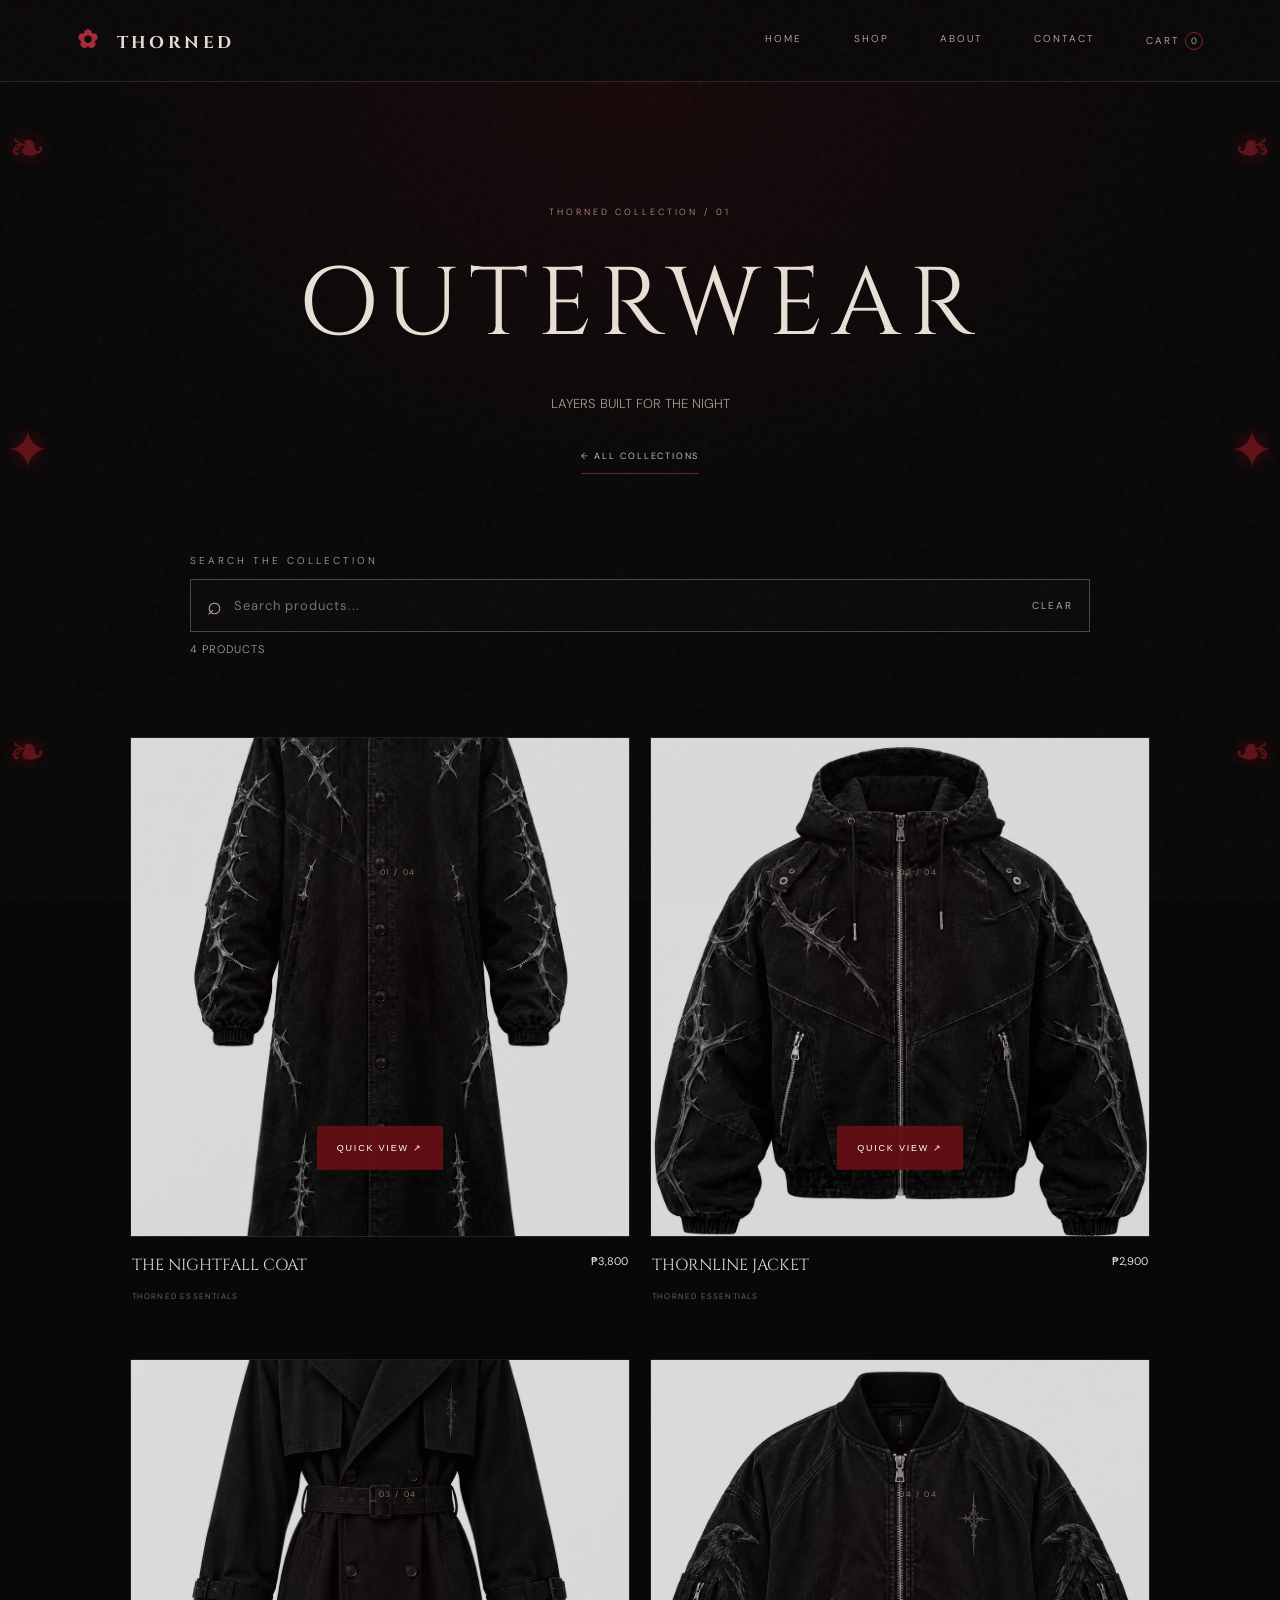
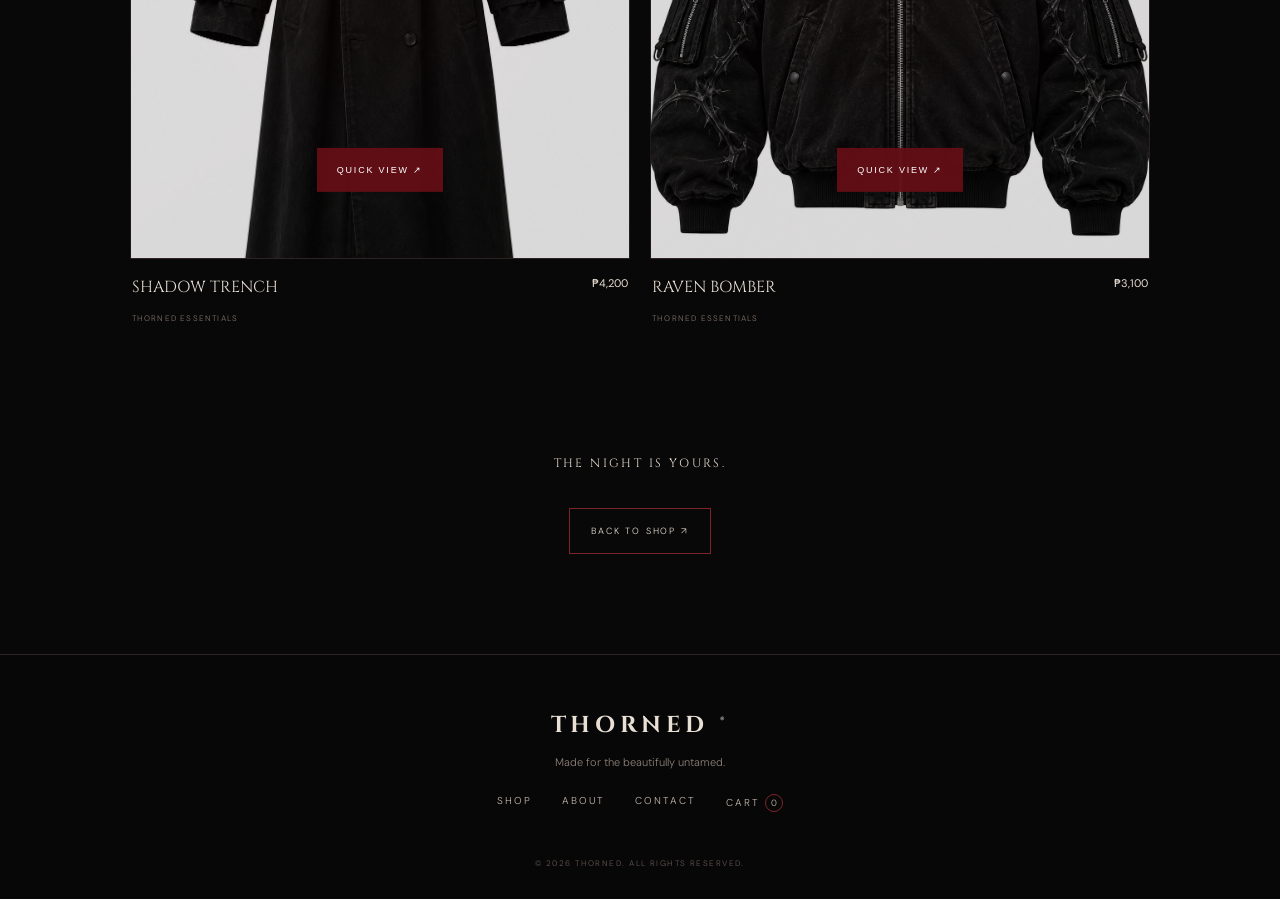
<file: updated thorn/outerwear.html>
<!DOCTYPE html>
<html lang="en">
<head>
    <meta charset="utf-8">
    <meta name="viewport" content="width=device-width, initial-scale=1">
    <title>OUTERWEAR — THORNED</title>
    <link href="style.css" rel="stylesheet">
</head>
<body>
    <div class="thorns left">
        <span>❧</span>
        <span>✦</span>
        <span>❧</span>
    </div>

    <div class="thorns right">
        <span>❧</span>
        <span>✦</span>
        <span>❧</span>
    </div>

    <div class="wipe"></div>

    <header class="header">
        <a class="brand" href="index.html">
            <span>✿</span>
            THORNED
        </a>

        <button aria-label="Toggle navigation" class="toggle">
            ☰
        </button>

        <nav>
            <a href="index.html">HOME</a>
            <a href="shop.html">SHOP</a>
            <a href="about.html">ABOUT</a>
            <a href="contact.html">CONTACT</a>
            <a href="cart.html">CART <span class="cart-count">0</span></a>
        </nav>
    </header>

    <main>
        <section class="page-hero collection-hero">
            <p class="eyebrow">THORNED COLLECTION / 01</p>
            <h1>OUTERWEAR</h1>
            <p>LAYERS BUILT FOR THE NIGHT</p>
            <a class="text-link" href="shop.html">
                ← ALL COLLECTIONS
            </a>
        </section>

<section class="thorned-search">
    <label for="thorned-search-input">SEARCH THE COLLECTION</label>
    <div class="search-box">
        <span class="search-icon">⌕</span>
        <input
            type="search"
            id="thorned-search-input"
            placeholder="Search products..."
            autocomplete="off"
        >
        <button type="button" id="thorned-search-clear">
            CLEAR
        </button>
    </div>
    <p id="thorned-search-status" aria-live="polite"></p>
</section>

        <section class="products">
    <article class="product">
        <div class="product-art art0">
            <small>01 / 04</small>
            <!-- Added class="product-img" -->
            <img class="product-img" src="NIGHTFALL COAT.png" alt="NIGHTFALL COAT">
            <button
                class="quick"
                data-name="THE NIGHTFALL COAT"
                data-description="A long, structured black coat with a dramatic silhouette, made for layered gothic looks." data-stock="12" data-price="₱3,800"
            >
                QUICK VIEW ↗
            </button>
        </div>

        <div class="product-info">
            <div>
                <h3>THE NIGHTFALL COAT</h3>
                <small>THORNED ESSENTIALS</small>
            </div>

            <strong>₱3,800</strong>
        </div>
    </article>

    <article class="product">
        <div class="product-art art1">
            <small>02 / 04</small>
            <!-- Added class="product-img" -->
            <img class="product-img" src="THORNLINE JACKET.png" alt="THORNLINE JACKET">

            <button
                class="quick"
                data-name="THORNLINE JACKET"
                data-description="A charcoal hooded jacket with distressed details and thorn-inspired accents." data-stock="12" data-price="₱2,900"
            >
                QUICK VIEW ↗
            </button>
        </div>

        <div class="product-info">
            <div>
                <h3>THORNLINE JACKET</h3>
                <small>THORNED ESSENTIALS</small>
            </div>

            <strong>₱2,900</strong>
        </div>
    </article>

    <article class="product">
        <div class="product-art art2">
            <small>03 / 04</small>
            <!-- Added class="product-img" -->
            <img class="product-img" src="SHADOW TRENCH.png" alt="SHADOW TRENCH">
            <button
                class="quick"
                data-name="SHADOW TRENCH"
                data-description="A sleek trench coat with a longline cut for a sharp, dark statement." data-stock="12" data-price="₱4,200"
            >
                QUICK VIEW ↗
            </button>
        </div>

        <div class="product-info">
            <div>
                <h3>SHADOW TRENCH</h3>
                <small>THORNED ESSENTIALS</small>
            </div>

            <strong>₱4,200</strong>
        </div>
    </article>

    <article class="product">
        <div class="product-art art3">
            <small>04 / 04</small>
            <!-- Added class="product-img" -->
            <img class="product-img" src="RAVEN BOMBER.png" alt="RAVEN BOMBER">
            <button
                class="quick"
                data-name="RAVEN BOMBER"
                data-description="A dark bomber jacket with a clean shape that works for everyday streetwear." data-stock="12" data-price="₱3,100"
            >
                QUICK VIEW ↗
            </button>
        </div>

        <div class="product-info">
            <div>
                <h3>RAVEN BOMBER</h3>
                <small>THORNED ESSENTIALS</small>
            </div>

            <strong>₱3,100</strong>
        </div>
    </article>
</section>

        <div class="back-shop">
            <p>THE NIGHT IS YOURS.</p>
            <a class="button" href="shop.html">
                BACK TO SHOP ↗
            </a>
        </div>

        <div class="modal">
            <div class="modal-box">
                <button aria-label="Close" class="close">
                    ×
                </button>

                <p class="eyebrow">THORNED ESSENTIALS</p>
                <img class="modal-product-image" alt="" hidden>
                <span class="modal-rose">✿</span>
                <h2 class="modal-name">PRODUCT</h2>
                <p class="modal-price"></p>

                <p class="modal-copy"></p>
                <p class="stock-note">● IN STOCK — AVAILABLE TO ORDER</p>
                <div class="size-picker">
                    <label for="product-size">SELECT SIZE</label>
                    <select id="product-size" class="product-size">
                        <option value="">Choose a size</option>
                        <option value="XS">XS</option><option value="S">S</option>
                        <option value="M">M</option><option value="L">L</option>
                        <option value="XL">XL</option><option value="XXL">XXL</option>
                    </select>
                </div>
                <div class="modal-actions">
                    <button class="button add-cart" type="button">ADD TO CART ✦</button>
                    <button class="button buy-now" type="button">BUY NOW ↗</button>
                </div>
            </div>
        </div>
    </main>

    <footer>
        <a class="brand" href="index.html">
            THORNED
            <sup>®</sup>
        </a>

        <p>Made for the beautifully untamed.</p>

        <div>
            <a href="shop.html">SHOP</a>
            <a href="about.html">ABOUT</a>
            <a href="contact.html">CONTACT</a>
            <a href="cart.html">CART <span class="cart-count">0</span></a>
        </div>

        <small>© 2026 THORNED. ALL RIGHTS RESERVED.</small>
    </footer>

    <script src="script.js"></script>
</body>
</html>
</file>
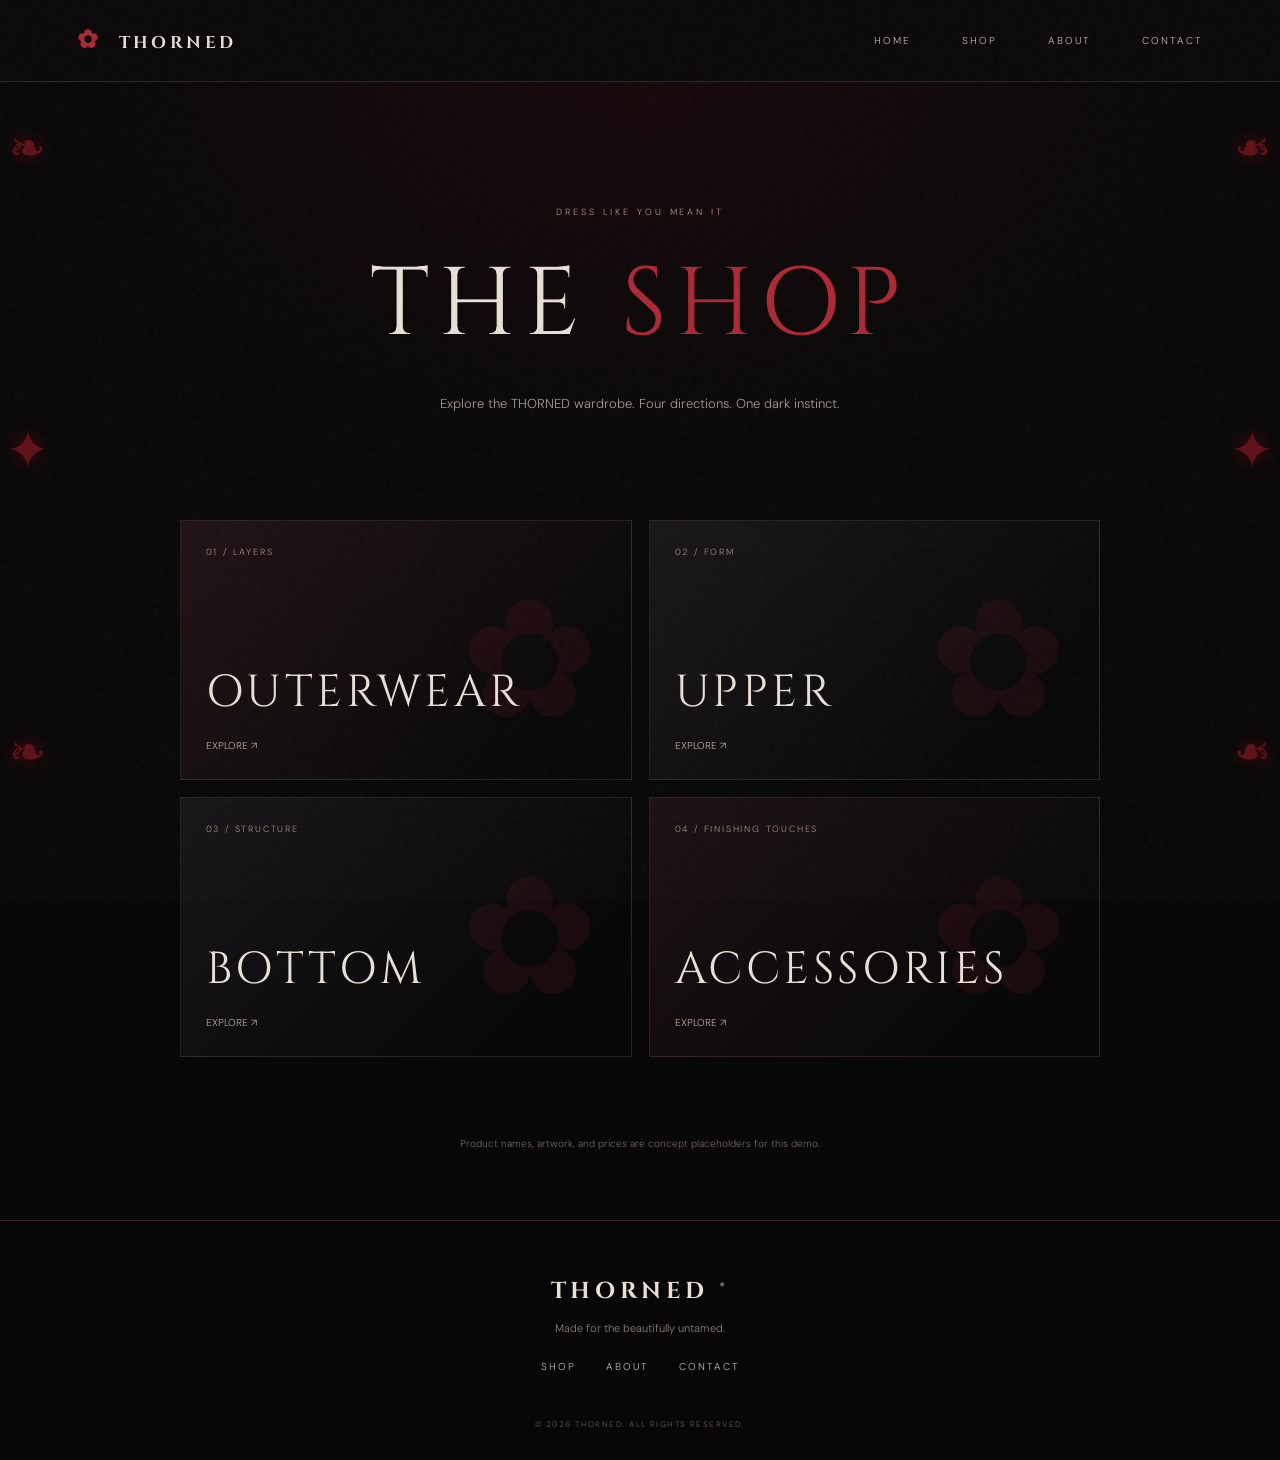
<file: updated thorn/shop.html>
<!DOCTYPE html>
<html lang="en">
 <head>
  <meta charset="utf-8"/>
  <meta content="width=device-width,initial-scale=1" name="viewport"/>
  <title>
   Shop — THORNED
  </title>
  <link href="style.css" rel="stylesheet"/>
 </head>
 <body>
  <div class="thorns left">
   <span>
    ❧
   </span>
   <span>
    ✦
   </span>
   <span>
    ❧
   </span>
  </div>
  <div class="thorns right">
   <span>
    ❧
   </span>
   <span>
    ✦
   </span>
   <span>
    ❧
   </span>
  </div>
  <div class="wipe">
  </div>
  <header class="header">
   <a class="brand" href="index.html">
    <span>
     ✿
    </span>
    THORNED
   </a>
   <button aria-label="Toggle navigation" class="toggle">
    ☰
   </button>
   <nav>
    <a href="index.html">
     HOME
    </a>
    <a href="shop.html">
     SHOP
    </a>
    <a href="about.html">
     ABOUT
    </a>
    <a href="contact.html">
     CONTACT
    </a>
   </nav>
  </header>
  <main>
   <section class="page-hero">
    <p class="eyebrow">
     DRESS LIKE YOU MEAN IT
    </p>
    <h1>
     THE
     <em>
      SHOP
     </em>
    </h1>
    <p>
     Explore the THORNED wardrobe. Four directions. One dark instinct.
    </p>
   </section>
   <section class="shop-tiles">
    <a class="tile tile-outerwear" href="outerwear.html">
     <small>
      01 / LAYERS
     </small>
     <div>
      <h2>
       OUTERWEAR
      </h2>
      <span>
       EXPLORE ↗
      </span>
     </div>
    </a>
    <a class="tile tile-upper" href="upper.html">
     <small>
      02 / FORM
     </small>
     <div>
      <h2>
       UPPER
      </h2>
      <span>
       EXPLORE ↗
      </span>
     </div>
    </a>
    <a class="tile tile-bottom" href="bottom.html">
     <small>
      03 / STRUCTURE
     </small>
     <div>
      <h2>
       BOTTOM
      </h2>
      <span>
       EXPLORE ↗
      </span>
     </div>
    </a>
    <a class="tile tile-accessories" href="accessories.html">
     <small>
      04 / FINISHING TOUCHES
     </small>
     <div>
      <h2>
       ACCESSORIES
      </h2>
      <span>
       EXPLORE ↗
      </span>
     </div>
    </a>
   </section>
   <p class="note">
    Product names, artwork, and prices are concept placeholders for this demo.
   </p>
  </main>
  <footer>
   <a class="brand" href="index.html">
    THORNED
    <sup>
     ®
    </sup>
   </a>
   <p>
    Made for the beautifully untamed.
   </p>
   <div>
    <a href="shop.html">
     SHOP
    </a>
    <a href="about.html">
     ABOUT
    </a>
    <a href="contact.html">
     CONTACT
    </a>
   </div>
   <small>
    © 2026 THORNED. ALL RIGHTS RESERVED.
   </small>
  </footer>
  <script src="script.js">
  </script>
 </body>
</html>
</file>
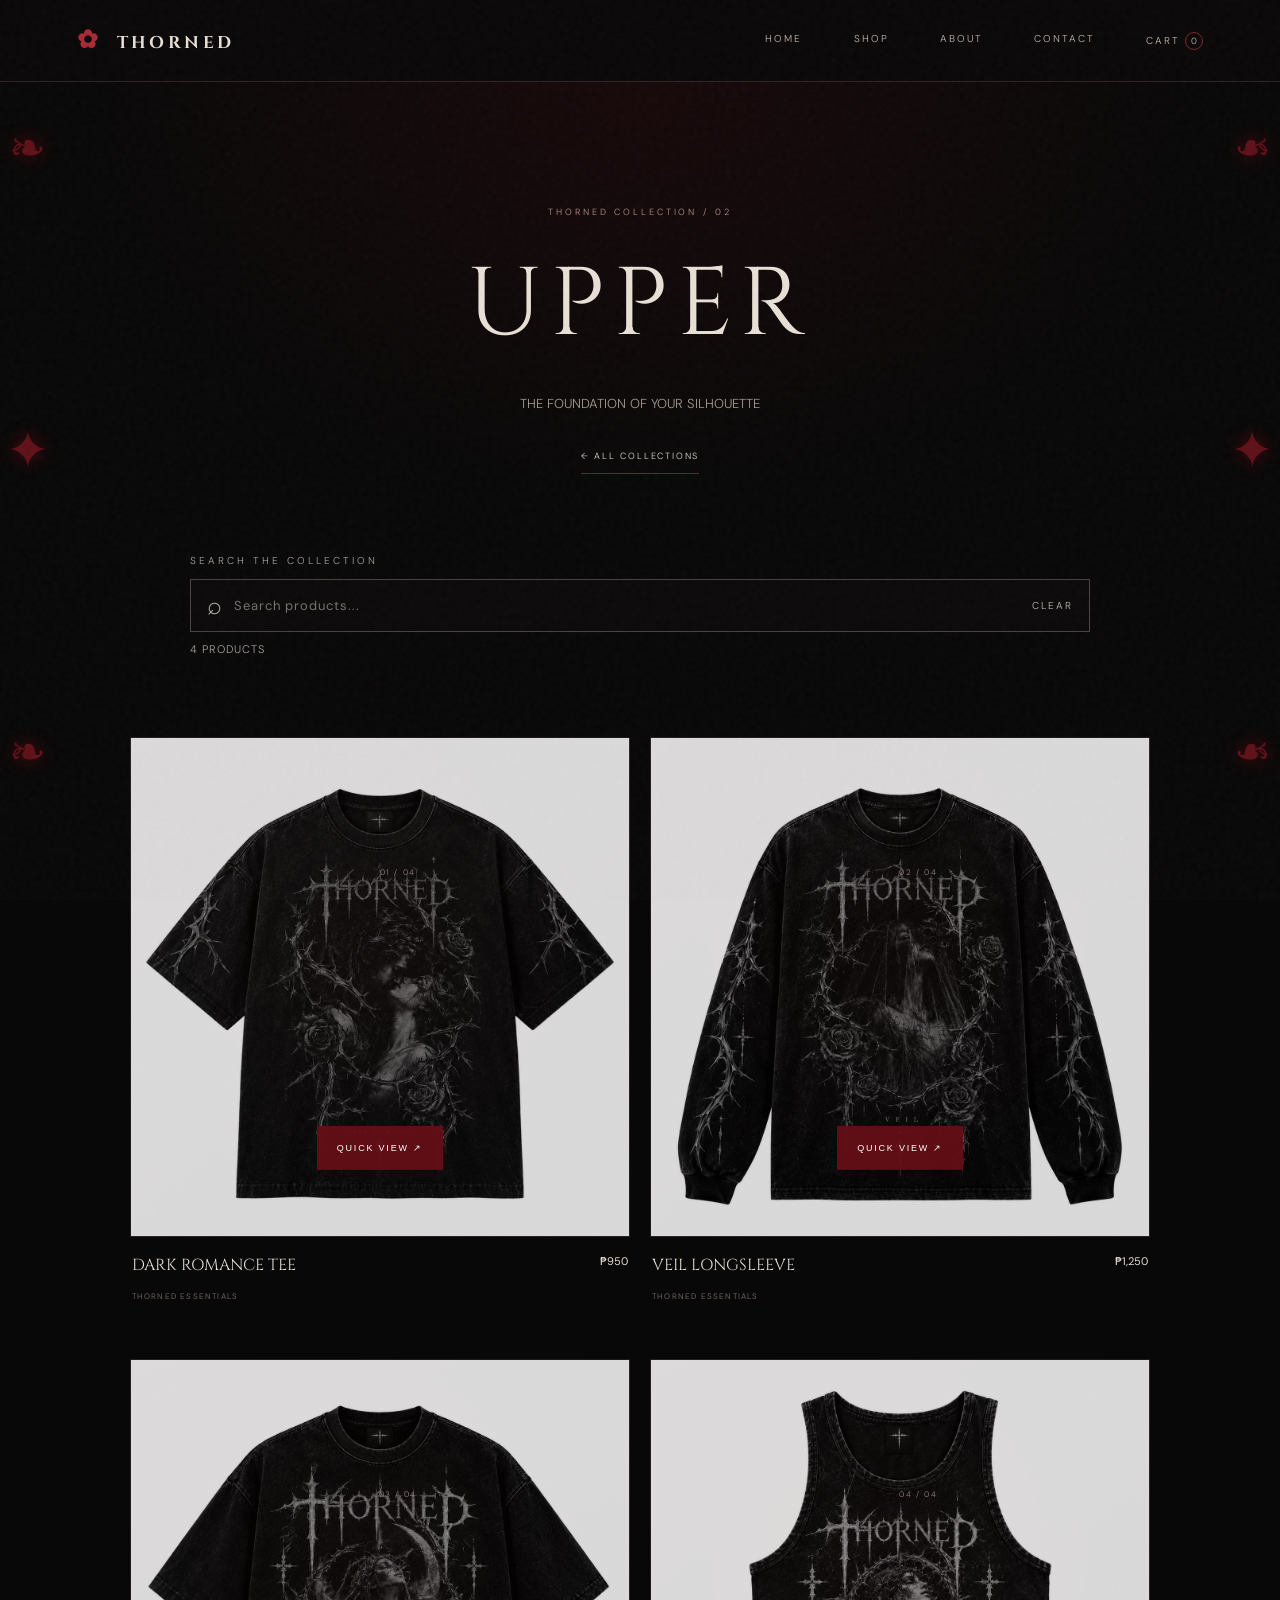
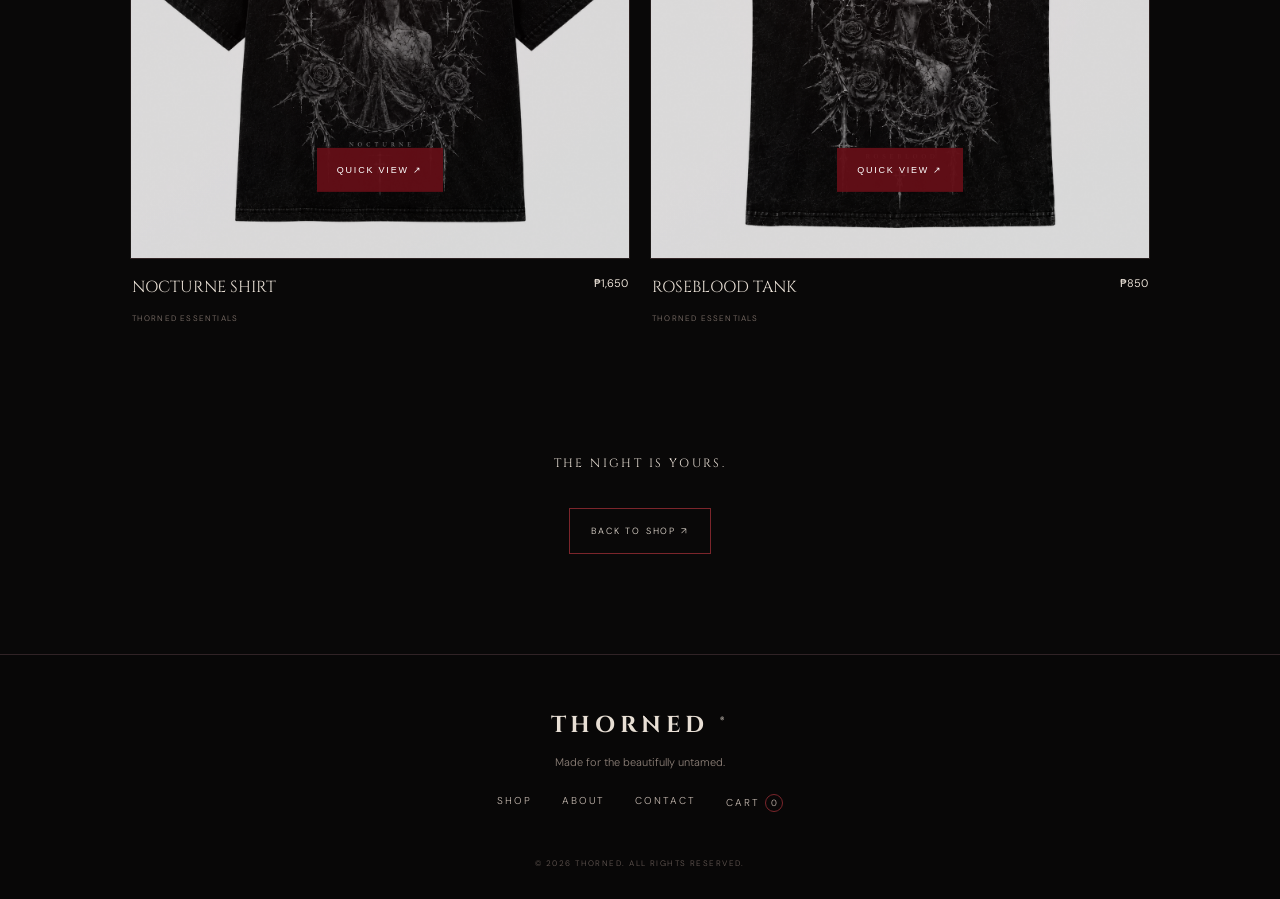
<file: updated thorn/upper.html>
<!DOCTYPE html>
<html lang="en">
<head>
    <meta charset="utf-8">
    <meta name="viewport" content="width=device-width, initial-scale=1">
    <title>UPPER — THORNED</title>
    <link href="style.css" rel="stylesheet">
</head>
<body>
    <div class="thorns left">
        <span>❧</span>
        <span>✦</span>
        <span>❧</span>
    </div>

    <div class="thorns right">
        <span>❧</span>
        <span>✦</span>
        <span>❧</span>
    </div>

    <div class="wipe"></div>

    <header class="header">
        <a class="brand" href="index.html">
            <span>✿</span>
            THORNED
        </a>

        <button aria-label="Toggle navigation" class="toggle">
            ☰
        </button>

        <nav>
            <a href="index.html">HOME</a>
            <a href="shop.html">SHOP</a>
            <a href="about.html">ABOUT</a>
            <a href="contact.html">CONTACT</a>
            <a href="cart.html">CART <span class="cart-count">0</span></a>
        </nav>
    </header>

    <main>
        <section class="page-hero collection-hero">
            <p class="eyebrow">THORNED COLLECTION / 02</p>
            <h1>UPPER</h1>
            <p>THE FOUNDATION OF YOUR SILHOUETTE</p>
            <a class="text-link" href="shop.html">
                ← ALL COLLECTIONS
            </a>
        </section>

<section class="thorned-search">
    <label for="thorned-search-input">SEARCH THE COLLECTION</label>
    <div class="search-box">
        <span class="search-icon">⌕</span>
        <input
            type="search"
            id="thorned-search-input"
            placeholder="Search products..."
            autocomplete="off"
        >
        <button type="button" id="thorned-search-clear">
            CLEAR
        </button>
    </div>
    <p id="thorned-search-status" aria-live="polite"></p>
</section>

        <section class="products">
            <article class="product">
                <div class="product-art art0">
                    <small>01 / 04</small>
                    <img class="product-img" src="DARK ROMANCE TEE.png" alt="DARK ROMANCE TEE">
                    <button
                        class="quick"
                        data-name="DARK ROMANCE TEE"
                        data-description="A graphic tee combining romantic gothic artwork with an easy everyday fit." data-stock="12" data-price="₱950"
                    >
                        QUICK VIEW ↗
                    </button>
                </div>

                <div class="product-info">
                    <div>
                        <h3>DARK ROMANCE TEE</h3>
                        <small>THORNED ESSENTIALS</small>
                    </div>

                    <strong>₱950</strong>
                </div>
            </article>

            <article class="product">
                <div class="product-art art1">
                    <small>02 / 04</small>
                    <img class="product-img" src="VEIL LONGSLEEVE.png" alt="VEIL LONGSLEEVE">
                    <button
                        class="quick"
                        data-name="VEIL LONGSLEEVE"
                        data-description="A long-sleeved graphic top with a dark, layered look." data-stock="12" data-price="₱1,250"
                    >
                        QUICK VIEW ↗
                    </button>
                </div>

                <div class="product-info">
                    <div>
                        <h3>VEIL LONGSLEEVE</h3>
                        <small>THORNED ESSENTIALS</small>
                    </div>

                    <strong>₱1,250</strong>
                </div>
            </article>

            <article class="product">
                <div class="product-art art2">
                    <small>03 / 04</small>
                    <img class="product-img" src="NOCTURNE SHIRT.png" alt="NOCTURNE SHIRT">
                    <button
                        class="quick"
                        data-name="NOCTURNE SHIRT"
                        data-description="A statement shirt inspired by nocturnal themes and alternative style." data-stock="12" data-price="₱1,650"
                    >
                        QUICK VIEW ↗
                    </button>
                </div>

                <div class="product-info">
                    <div>
                        <h3>NOCTURNE SHIRT</h3>
                        <small>THORNED ESSENTIALS</small>
                    </div>

                    <strong>₱1,650</strong>
                </div>
            </article>

            <article class="product">
                <div class="product-art art3">
                    <small>04 / 04</small>
                    <img class="product-img" src="ROSEBLOOD TANK.png" alt="ROSEBLOOD TANK">
                    <button
                        class="quick"
                        data-name="ROSEBLOOD TANK"
                        data-description="A sleeveless top with a bold gothic mood, ideal for layering." data-stock="12" data-price="₱850"
                    >
                        QUICK VIEW ↗
                    </button>
                </div>

                <div class="product-info">
                    <div>
                        <h3>ROSEBLOOD TANK</h3>
                        <small>THORNED ESSENTIALS</small>
                    </div>

                    <strong>₱850</strong>
                </div>
            </article>
        </section>

        <div class="back-shop">
            <p>THE NIGHT IS YOURS.</p>
            <a class="button" href="shop.html">
                BACK TO SHOP ↗
            </a>
        </div>

        <div class="modal">
            <div class="modal-box">
                <button aria-label="Close" class="close">
                    ×
                </button>

                <p class="eyebrow">THORNED ESSENTIALS</p>
                <img class="modal-product-image" alt="" hidden>
                <span class="modal-rose">✿</span>
                <h2 class="modal-name">PRODUCT</h2>
                <p class="modal-price"></p>

                <p class="modal-copy"></p>
                <p class="stock-note">● IN STOCK — AVAILABLE TO ORDER</p>
                <div class="size-picker">
                    <label for="product-size">SELECT SIZE</label>
                    <select id="product-size" class="product-size">
                        <option value="">Choose a size</option>
                        <option value="XS">XS</option><option value="S">S</option>
                        <option value="M">M</option><option value="L">L</option>
                        <option value="XL">XL</option><option value="XXL">XXL</option>
                    </select>
                </div>
                <div class="modal-actions">
                    <button class="button add-cart" type="button">ADD TO CART ✦</button>
                    <button class="button buy-now" type="button">BUY NOW ↗</button>
                </div>
            </div>
        </div>
    </main>

    <footer>
        <a class="brand" href="index.html">
            THORNED
            <sup>®</sup>
        </a>

        <p>Made for the beautifully untamed.</p>

        <div>
            <a href="shop.html">SHOP</a>
            <a href="about.html">ABOUT</a>
            <a href="contact.html">CONTACT</a>
            <a href="cart.html">CART <span class="cart-count">0</span></a>
        </div>

        <small>© 2026 THORNED. ALL RIGHTS RESERVED.</small>
    </footer>

    <script src="script.js"></script>
</body>
</html>
</file>
<file: updated thorn/style.css>
@import url('https://fonts.googleapis.com/css2?family=Cinzel:wght@400;500;600;700&family=DM+Sans:wght@300;400;500;600&display=swap');
:root {
    --bg:#090808;
    --panel:#151011;
    --red:#851620;
    --bone:#e8dfd5;
    --muted:#a4978e;
    --line:#302326;
    --serif:Cinzel,Georgia,serif;
    --sans:'DM Sans',Arial,sans-serif
}

* {
    box-sizing:border-box
}

html {
    scroll-behavior:smooth
}

body {
    margin:0;
    background:var(--bg);
    color:var(--bone);
    font-family:var(--sans);
    font-weight:300;
    overflow-x:hidden
}

body:before {
    content:'';
    position:fixed;
    inset:0;
    z-index:30;
    pointer-events:none;
    opacity:.06;
    background-image:url("data:image/svg+xml,%3Csvg viewBox='0 0 180 180' xmlns='http://www.w3.org/2000/svg'%3E%3Cfilter id='n'%3E%3CfeTurbulence type='fractalNoise' baseFrequency='.9' numOctaves='3'/%3E%3C/filter%3E%3Crect width='100%25' height='100%25' filter='url(%23n)' opacity='.5'/%3E%3C/svg%3E")
}

a {
    color:inherit;
    text-decoration:none
}

.wipe {
    position:fixed;
    inset:0;
    background:#74111a;
    z-index:50;
    pointer-events:none;
    transform-origin:top;
    animation:wipe .8s cubic-bezier(.76,0,.24,1) .1s forwards
}

@keyframes wipe {
    to {
        transform:scaleY(0)
    }
}

.header {
    height:82px;
    padding:0 6vw;
    display:flex;
    align-items:center;
    justify-content:space-between;
    border-bottom:1px solid var(--line);
    position:relative;
    z-index:20;
    background:#0b0809
}

.brand {
    font-family:var(--serif);
    font-weight:700;
    letter-spacing:.2em;
    font-size:17px
}

.brand span {
    color:#a62a34;
    font-size:25px;
    margin-right:8px
}

.header nav {
    display:flex;
    gap:clamp(22px,4vw,55px)
}

.header nav a,footer div a {
    font-size:10px;
    letter-spacing:.2em;
    color:#c4b8af;
    transition:.3s
}

.header nav a:hover,footer div a:hover {
    color:#fff;
    letter-spacing:.27em
}

.toggle {
    display:none;
    background:none;
    border:0;
    color:var(--bone);
    font-size:25px
}

.thorns {
    position:fixed;
    top:0;
    bottom:0;
    width:55px;
    display:flex;
    flex-direction:column;
    align-items:center;
    justify-content:space-around;
    z-index:10;
    pointer-events:none;
    color:#851620;
    opacity:.7;
    text-shadow:0 0 18px #790b14
}

.thorns span {
    font-size:44px;
    animation:drift 7s ease-in-out infinite
}

.thorns span:nth-child(2) {
    font-size:52px;
    animation-delay:-2s
}

.thorns span:nth-child(3) {
    animation-delay:-4s
}

.left {
    left:0
}

.right {
    right:0;
    transform:scaleX(-1)
}

@keyframes drift {
    0%,100% {
        transform:translateY(-12px) rotate(-14deg)
    }

    50% {
        transform:translateY(18px) rotate(14deg)
    }
}

.hero {
    min-height:calc(100vh - 82px);
    position:relative;
    display:flex;
    align-items:center;
    justify-content:center;
    flex-direction:column;
    text-align:center;
    overflow:hidden;
    padding:65px 20px 85px;
    background:radial-gradient(ellipse at 50% 40%,#310b10 0,transparent 43%),linear-gradient(#0b0809,#10090a 70%,#080707)
}

.hero:before {
    content:'';
    position:absolute;
    width:min(75vw,800px);
    aspect-ratio:1;
    border:1px solid #5c22252b;
    transform:rotate(45deg);
    pointer-events:none
}

.eyebrow {
    font-size:9px;
    letter-spacing:.32em;
    color:#bd928b;
    text-transform:uppercase
}

.rose {
    width:140px;
    margin:22px 0 0;
    filter:drop-shadow(0 0 22px #8d111e40);
    animation:rise 1.3s .2s both
}

.rose svg {
    width:100%;
    animation:spin 40s linear infinite
}

@keyframes spin {
    to {
        transform:rotate(360deg)
    }
}

.hero-title {
    font-family:var(--serif);
    font-size:clamp(3rem,10vw,8rem);
    font-weight:500;
    letter-spacing:.13em;
    margin:15px 0;
    background:linear-gradient(#fff2e7,#a69489 45%,#453532 52%,#f0e1d3 63%,#79635a);
    color:transparent;
    background-clip:text;
    animation:rise 1.2s .4s both
}

.reveal {
    animation:rise 1s .2s both
}

@keyframes rise {
    from {
        opacity:0;
        transform:translateY(28px);
        filter:blur(5px)
    }

    to {
        opacity:1;
        transform:translateY(0);
        filter:blur(0)
    }
}

.tagline {
    font-size:11px;
    letter-spacing:.5em;
    color:#d8c3b8
}

.hero-copy {
    font-size:13px;
    color:#9b8c84
}

.button {
    display:inline-flex;
    gap:25px;
    align-items:center;
    justify-content:center;
    position:relative;
    overflow:hidden;
    margin-top:25px;
    padding:16px 21px;
    border:1px solid #7b252b;
    background:transparent;
    color:var(--bone);
    font-size:9px;
    letter-spacing:.2em;
    cursor:pointer;
    transition:transform .3s,border-color .3s
}

.button:before {
    content:'';
    position:absolute;
    inset:0;
    background:var(--red);
    transform:translateX(-102%);
    transition:transform .4s
}

.button:hover:before {
    transform:translateX(0)
}

.button:hover {
    transform:translateY(-3px);
    border-color:#bd2733;
    color:#fff
}

.button>* {
    position:relative
}

.hero-foot {
    position:absolute;
    bottom:25px;
    left:6vw;
    right:6vw;
    display:flex;
    justify-content:space-between;
    font-size:8px;
    letter-spacing:.2em;
    color:#75645e
}

.intro {
    text-align:center;
    max-width:800px;
    margin:auto;
    padding:115px 25px
}

.intro h2,.about h2,.contact h2 {
    font:400 clamp(2.6rem,6vw,5rem)/1.15 var(--serif);
    margin:25px 0
}

.intro h2 em,.about h2 em,.page-hero em,.quote em {
    font-style:normal;
    color:#aa2935
}

.intro>p:not(.eyebrow) {
    max-width:460px;
    margin:auto;
    color:var(--muted);
    font-size:14px;
    line-height:1.9
}

.text-link {
    display:inline-block;
    font-size:9px;
    letter-spacing:.2em;
    border-bottom:1px solid #70222a;
    padding-bottom:11px;
    margin-top:25px;
    transition:letter-spacing .3s,color .3s
}

.text-link:hover {
    color:#e3a2a3;
    letter-spacing:.26em
}

.collections {
    max-width:1200px;
    margin:auto;
    padding:30px 7vw 110px
}

.section-head {
    display:flex;
    justify-content:space-between;
    align-items:end;
    margin-bottom:28px
}

.section-head h2 {
    font:400 clamp(1.6rem,4vw,2.7rem) var(--serif);
    letter-spacing:.08em;
    margin:12px 0
}

.section-head .text-link {
    margin:0
}

.tiles,.shop-tiles {
    display:grid;
    grid-template-columns:repeat(2,minmax(0,1fr));
    gap:17px
}

.tile {
    min-height:300px;
    padding:25px;
    display:flex;
    flex-direction:column;
    justify-content:space-between;
    position:relative;
    overflow:hidden;
    border:1px solid #d2beaf20;
    background:linear-gradient(135deg,#211315,#080808 80%);
    isolation:isolate;
    transition:transform .45s,border-color .45s
}

.tile:after {
    content:'✿';
    position:absolute;
    right:7%;
    top:12%;
    z-index:-1;
    font-size:clamp(7rem,13vw,11rem);
    color:#a526311e;
    transition:transform .65s,color .65s
}

.tile:hover {
    transform:translateY(-7px);
    border-color:#79242c
}

.tile:hover:after {
    transform:rotate(25deg) scale(1.14);
    color:#a5263145
}

.tile small {
    font-size:9px;
    letter-spacing:.2em;
    color:#a68c82
}

.tile h3,.tile h2 {
    font:400 clamp(1.7rem,3.5vw,2.8rem) var(--serif);
    letter-spacing:.08em;
    margin:0 0 10px
}

.tile span {
    font-size:10px;
    color:#c0aca2
}

.tile-upper {
    background-image:linear-gradient(135deg,#1a1718,#080808 80%)
}

.tile-bottom {
    background-image:linear-gradient(135deg,#171518,#080808 80%)
}

.tile-accessories {
    background-image:linear-gradient(135deg,#1c1114,#080808 80%)
}

.quote {
    text-align:center;
    padding:85px 20px;
    background:linear-gradient(90deg,#10090a,#220b0e,#10090a);
    border-block:1px solid var(--line)
}

.quote>span {
    font-size:28px;
    color:#9b202a
}

.quote p {
    font:400 clamp(1.5rem,4vw,2.8rem) var(--serif);
    line-height:1.6
}

.quote small {
    font-size:8px;
    letter-spacing:.25em;
    color:#b08a82
}

footer {
    text-align:center;
    border-top:1px solid var(--line);
    padding:55px 20px 28px;
    background:#080707
}

footer .brand {
    font-size:23px
}

footer sup {
    font:9px var(--sans)
}

footer p {
    font-size:11px;
    color:#8e8179;
    margin:14px 0 25px
}

footer div {
    display:flex;
    justify-content:center;
    gap:30px;
    margin-bottom:38px
}

footer small {
    font-size:8px;
    letter-spacing:.18em;
    color:#665a55
}

.page-hero {
    text-align:center;
    padding:115px 25px 80px;
    background:radial-gradient(ellipse at 50% 0,#5c0d162e,transparent 60%)
}

.page-hero h1 {
    font:400 clamp(2.8rem,8vw,6rem) var(--serif);
    letter-spacing:.09em;
    margin:22px 0
}

.page-hero>p:not(.eyebrow) {
    max-width:550px;
    margin:0 auto;
    color:#a89b92;
    font-size:13px;
    line-height:1.8
}

.shop-tiles {
    max-width:1100px;
    margin:0 auto;
    padding:25px 7vw 70px
}

.shop-tiles .tile {
    min-height:260px
}

.note {
    text-align:center;
    color:#71645e;
    font-size:10px;
    padding:0 20px 60px
}

.collection-hero .text-link {
    margin-top:35px
}

.products {
    max-width:1200px;
    margin:auto;
    padding:35px 7vw 65px;
    display:grid;
    grid-template-columns:repeat(2,minmax(0,1fr));
    gap:38px 20px
}
.product-img {
    width: 100%;
    height: 100%;
    object-fit: cover;
    object-position: center;
    position: absolute;
    inset: 0;
    z-index: 1;
    opacity: 0.85;
    transition: transform .7s ease, opacity .5s ease;
}

.product-art:hover .product-img {
    transform: scale(1.08);
    opacity: 1;
}

.product-art > small, 
.product-art > .quick {
    position: relative;
    z-index: 2;
}

.product-art {
    height:clamp(280px,40vw,500px);
    position:relative;
    display:grid;
    place-items:center;
    overflow:hidden;
    border:1px solid #d2beaf18;
    background:radial-gradient(ellipse at 50% 45%,#70131d4d,transparent 55%),linear-gradient(145deg,#211416,#090808);
    transition:border-color .4s
}

.product-art:hover {
    border-color:#7b252b
}

.product-art>small {
    position:absolute;
    top:18px;
    left:18px;
    font-size:8px;
    letter-spacing:.2em;
    color:#98847c
}

.product-img {
    width: 100%;
    height: 100%;
    object-fit: cover;
    object-position: center;
    position: absolute;
    inset: 0;
    z-index: 1;
    opacity: 0.85;
    transition: transform .7s ease, opacity .5s ease;
}

.product-art:hover .product-img {
    transform: scale(1.08);
    opacity: 1;
}

.product-art > small, 
.product-art > .quick {
    position: relative;
    z-index: 2;
}
.quick {
    position:absolute;
    bottom:0;
    left:0;
    right:0;
    padding:17px 20px;
    background:#650e17eF;
    border:0;
    color:white;
    text-align:left;
    font-size:9px;
    letter-spacing:.2em;
    transform:translateY(102%);
    transition:transform .4s;
    cursor:pointer
}

.product-art:hover .quick,.quick:focus {
    transform:translateY(0)
}

.product-info {
    display:flex;
    justify-content:space-between;
    gap:10px;
    padding:17px 2px
}

.product-info h3 {
    font:400 clamp(.8rem,2vw,1rem) var(--serif);
    margin:0 0 7px
}

.product-info small {
    font-size:8px;
    letter-spacing:.15em;
    color:#80736c
}

.product-info strong {
    font-size:11px;
    font-weight:400;
    white-space:nowrap
}

.back-shop {
    text-align:center;
    padding:35px 20px 100px
}

.back-shop p {
    font:12px var(--serif);
    letter-spacing:.2em
}

.modal {
    position:fixed;
    inset:0;
    background:#000d;
    z-index:60;
    display:grid;
    place-items:center;
    padding:20px;
    opacity:0;
    visibility:hidden;
    transition:.3s;
    backdrop-filter:blur(6px)
}

.modal.open {
    opacity:1;
    visibility:visible
}

.modal-box {
    position:relative;
    background:#130d0e;
    border:1px solid #6d242a;
    max-width:450px;
    width:100%;
    padding:42px 30px;
    text-align:center;
    transform:translateY(20px);
    transition:transform .35s
}

.modal.open .modal-box {
    transform:translateY(0)
}

.close {
    position:absolute;
    right:15px;
    top:10px;
    background:none;
    border:0;
    color:var(--bone);
    font-size:28px;
    cursor:pointer
}

.modal-rose {
    display:block;
    font-size:70px;
    color:#a52a34;
    margin:12px
}

.modal-box h2 {
    font:400 23px var(--serif);
    letter-spacing:.1em
}

.modal-price {
    color:#d8b4a9
}

.modal-copy {
    font-size:12px;
    line-height:1.8;
    color:#9f9087
}

.about,.contact {
    max-width:1120px;
    margin:auto;
    padding:35px 7vw 110px;
    display:grid;
    grid-template-columns:1fr 1fr;
    gap:8vw;
    align-items:center
}

.about-art {
    min-height:440px;
    display:grid;
    place-items:center;
    position:relative;
    overflow:hidden;
    border:1px solid var(--line);
    background:radial-gradient(ellipse,#75111b3d,transparent 60%),linear-gradient(135deg,#1a1112,#080707)
}

.about-art:before,.about-art:after {
    content:'';
    position:absolute;
    width:70%;
    aspect-ratio:1;
    border:1px solid #a42c3547;
    transform:rotate(45deg)
}

.about-art:after {
    width:52%;
    transform:rotate(22deg);
    border-style:dashed
}

.about-art span {
    font-size:clamp(8rem,15vw,12rem);
    color:#8c2029;
    text-shadow:0 0 45px #99111d66;
    animation:spin 35s linear infinite
}

.about-art small {
    position:absolute;
    bottom:22px;
    left:22px;
    font-size:8px;
    line-height:1.8;
    letter-spacing:.2em;
    color:#9c8179
}

.about h2 {
    font-size:clamp(2.3rem,5vw,4rem)
}

.about>div>p:not(.eyebrow),.contact>div>p:not(.eyebrow) {
    font-size:13px;
    color:#a99b92;
    line-height:1.9
}

.contact {
    align-items:start
}

.contact h2 {
    font-size:clamp(2.3rem,5vw,4rem)
}

.contact hr {
    border:0;
    border-top:1px solid var(--line);
    margin:25px 0
}

.contact>div>small {
    font-size:8px;
    letter-spacing:.2em;
    color:#ad8b83
}

.contact-form {
    display:flex;
    flex-direction:column
}

.contact-form label {
    font-size:9px;
    letter-spacing:.2em;
    color:#b89b91;
    margin:0 0 10px
}

.contact-form input,.contact-form select,.contact-form textarea {
    background:#100c0c;
    color:var(--bone);
    border:1px solid #392126;
    padding:15px;
    margin-bottom:23px;
    font:12px var(--sans);
    outline:none;
    transition:border-color .3s
}

.contact-form input:focus,.contact-form select:focus,.contact-form textarea:focus {
    border-color:#9b2a34
}

.contact-form textarea {
    resize:vertical
}

.contact-form .button {
    align-self:flex-start;
    margin-top:0
}

.feedback {
    font-size:12px;
    color:#d9aaa5;
    min-height:20px
}

@media(max-width:700px) {
    .header {
        height:70px;
        padding:0 22px
    }

    .toggle {
        display:block;
        position:relative;
        z-index:25
    }

    .header nav {
        display:none;
        position:absolute;
        top:69px;
        left:0;
        right:0;
        background:#0d090a;
        border-bottom:1px solid var(--line);
        padding:25px;
        flex-direction:column;
        gap:23px;
        text-align:center
    }

    .header nav.open {
        display:flex
    }

    .hero {
        min-height:calc(100svh - 70px);
        padding-top:45px
    }

    .rose {
        width:105px
    }

    .hero-title {
        font-size:clamp(2.6rem,12vw,5rem)
    }

    .tagline {
        letter-spacing:.32em
    }

    .hero-foot {
        left:22px;
        right:22px;
        font-size:7px
    }

    .thorns {
        width:20px;
        opacity:.4
    }

    .thorns span {
        font-size:24px
    }

    .thorns span:nth-child(2) {
        font-size:28px
    }

    .intro {
        padding:80px 25px
    }

    .collections {
        padding:25px 8vw 80px
    }

    .tiles,.shop-tiles,.products {
        grid-template-columns:1fr
    }

    .section-head {
        align-items:start;
        flex-direction:column;
        gap:15px
    }

    .section-head .text-link {
        margin-top:0
    }

    .tile {
        min-height:260px
    }

    .page-hero {
        padding:85px 25px 60px
    }

    .products {
        padding-top:20px
    }

    .product-art {
        height:390px
    }

    .quick {
        transform:translateY(0)
    }

    .about,.contact {
        grid-template-columns:1fr;
        gap:40px;
        padding-top:20px
    }

    .about-art {
        min-height:340px
    }

    footer div {
        gap:18px
    }

    footer div a {
        font-size:8px
    }
}

@media(prefers-reduced-motion:reduce) {
    *,*:before,*:after {
        animation-duration:.01ms!important;
        animation-iteration-count:1!important;
        scroll-behavior:auto!important;
        transition-duration:.01ms!important
    }
}


/* THORNED shopping additions */
.cart-count{display:inline-grid;place-items:center;min-width:18px;height:18px;padding:0 5px;border:1px solid #7b252b;border-radius:50%;font-size:9px;letter-spacing:0}
.stock-note{font-size:10px;letter-spacing:.12em;color:#c4a79b;margin:16px 0}
.size-picker{margin:18px auto;text-align:left;max-width:260px}
.size-picker label,.checkout-form label{display:block;font-size:9px;letter-spacing:.2em;color:#b89b91;margin:0 0 9px}
.product-size,.checkout-form input,.checkout-form select,.checkout-form textarea{width:100%;background:#100c0c;color:var(--bone);border:1px solid #392126;padding:13px;font:12px var(--sans);margin-bottom:18px}
.modal-actions{display:flex;justify-content:center;flex-wrap:wrap;gap:10px}
.modal-actions .button{margin-top:8px}
.modal-product-image{display:block;width:min(100%,220px);height:190px;object-fit:contain;margin:0 auto 14px}
.cart-page,.checkout-page{max-width:1000px;margin:0 auto;padding:55px 7vw 100px}
.cart-page h1,.checkout-page h1{font:400 clamp(2rem,5vw,3.8rem) var(--serif);letter-spacing:.08em}
.cart-item{display:grid;grid-template-columns:110px 1fr auto;gap:22px;align-items:center;padding:22px 0;border-bottom:1px solid var(--line)}
.cart-item img{width:110px;height:120px;object-fit:contain;background:#130d0e}
.cart-item h3{font:400 1rem var(--serif);margin:0 0 10px}
.cart-item p{font-size:12px;color:var(--muted);margin:7px 0}
.quantity-control{display:flex;align-items:center;gap:12px;margin-top:13px}
.quantity-control button{background:transparent;color:var(--bone);border:1px solid var(--line);padding:5px 11px;cursor:pointer}
.quantity-control .remove-item{font-size:9px;letter-spacing:.15em;margin-left:8px}
.cart-subtotal{white-space:nowrap;font-size:13px}
.cart-summary{display:flex;justify-content:space-between;align-items:center;gap:20px;padding:28px 0}
.cart-summary strong{font-size:18px}
.cart-summary .button{margin-top:0}
.empty-cart{padding:45px 0;color:var(--muted)}
.checkout-grid{display:grid;grid-template-columns:1.2fr .8fr;gap:50px;align-items:start}
.checkout-form{display:flex;flex-direction:column}
.checkout-form fieldset{border:1px solid var(--line);padding:22px;margin:0 0 24px}
.checkout-form legend{font:14px var(--serif);letter-spacing:.1em;padding:0 8px}
.checkout-form label{margin-top:8px}
.checkout-form .button{align-self:flex-start;margin-top:0}
.checkout-summary{border:1px solid var(--line);background:#130d0e;padding:24px}
.checkout-summary h2{font:400 1.3rem var(--serif)}
.checkout-summary p{font-size:12px;color:var(--muted);line-height:1.7}
.checkout-result{margin-top:25px;border:1px solid #7b252b;padding:25px;line-height:1.8}
@media(max-width:700px){.checkout-grid{grid-template-columns:1fr;gap:28px}.cart-item{grid-template-columns:75px 1fr;gap:14px}.cart-item img{width:75px;height:90px}.cart-subtotal{grid-column:2}.cart-summary{align-items:flex-start;flex-direction:column}.modal-actions{flex-direction:column}.modal-actions .button{width:100%}}


/* THORNED SEARCH BAR */
.thorned-search {
    width: min(900px, 88%);
    margin: 0 auto 45px;
    color: #e8e5e1;
}

.thorned-search label {
    display: block;
    margin-bottom: 12px;
    font-size: 10px;
    letter-spacing: 3px;
    color: #aaa5a0;
}

.search-box {
    display: flex;
    align-items: center;
    gap: 12px;
    padding: 0 16px;
    border: 1px solid #494343;
    background: rgba(12, 10, 10, 0.92);
    transition: border-color 0.3s, box-shadow 0.3s;
}

.search-box:focus-within {
    border-color: #b8b0a8;
    box-shadow: 0 0 12px rgba(190, 180, 170, 0.12);
}

.search-icon {
    color: #b8b0a8;
    font-size: 25px;
}

#thorned-search-input {
    flex: 1;
    min-width: 0;
    padding: 17px 0;
    border: none;
    outline: none;
    background: transparent;
    color: #f2efeb;
    font-family: inherit;
    font-size: 13px;
    letter-spacing: 1px;
}

#thorned-search-input::placeholder {
    color: #77716d;
}

#thorned-search-clear {
    padding: 8px 0 8px 10px;
    border: none;
    background: transparent;
    color: #aaa5a0;
    font-family: inherit;
    font-size: 10px;
    letter-spacing: 2px;
    cursor: pointer;
    transition: color 0.3s;
}

#thorned-search-clear:hover {
    color: #fff;
}

#thorned-search-status {
    min-height: 15px;
    margin-top: 10px;
    color: #aaa5a0;
    font-size: 11px;
    letter-spacing: 1px;
}

.product.search-hidden {
    display: none !important;
}

@media (max-width: 600px) {
    .thorned-search {
        width: 90%;
        margin-bottom: 30px;
    }

    .search-box {
        gap: 8px;
        padding: 0 10px;
    }

    #thorned-search-input {
        font-size: 12px;
    }
}


/* THORNED CHECKOUT DISCOUNT AND TOTALS */

.discount-entry {
    margin: 22px 0;
    padding: 18px 0;
    border-top: 1px solid #393333;
    border-bottom: 1px solid #393333;
}

.discount-entry label {
    display: block;
    margin-bottom: 10px;
    color: #c2aaa0;
    font-size: 10px;
    letter-spacing: 2px;
}

.discount-controls {
    display: flex;
    gap: 8px;
}

.discount-controls input {
    flex: 1;
    min-width: 0;
    padding: 12px;
    border: 1px solid #494343;
    background: #100e0e;
    color: #f2efeb;
    font: inherit;
}

.discount-controls button {
    padding: 10px 14px;
    border: 1px solid #8c7770;
    background: transparent;
    color: #e8e0da;
    font: inherit;
    font-size: 10px;
    letter-spacing: 1px;
    cursor: pointer;
    transition: background 0.3s, color 0.3s;
}

.discount-controls button:hover {
    background: #c2aaa0;
    color: #100e0e;
}

#discount-message {
    min-height: 14px;
    margin: 10px 0 0;
    font-size: 12px;
}

#checkout-summary > p {
    margin: 12px 0;
    line-height: 1.6;
}

#checkout-summary > strong {
    display: block;
    margin-top: 18px;
    padding-top: 18px;
    border-top: 1px solid #494343;
    color: #e8e0da;
    font-size: 18px;
}


/* THORNED CUSTOMER RATING SECTION */

.customer-ratings {
    padding: 90px 8%;
    border-top: 1px solid #302828;
    text-align: center;
    background: rgba(12, 10, 10, 0.75);
}

.customer-ratings h2 {
    margin: 12px 0 35px;
    font-size: clamp(28px, 4vw, 46px);
    letter-spacing: 2px;
}

.customer-ratings h2 em {
    color: #c2aaa0;
}

.rating-summary {
    display: flex;
    justify-content: center;
    align-items: center;
    gap: 18px;
    margin: 25px auto 40px;
}

#average-rating {
    font-size: 44px;
    color: #e8e0da;
}

.rating-summary p {
    margin: 5px 0;
    color: #aaa5a0;
    font-size: 12px;
}

.rating-stars {
    color: #c2aaa0;
    letter-spacing: 4px;
    font-size: 20px;
}

.rating-form {
    display: flex;
    flex-direction: column;
    gap: 14px;
    width: min(500px, 100%);
    margin: 0 auto 45px;
    text-align: left;
}

.rating-form h3 {
    text-align: center;
    font-size: 14px;
    letter-spacing: 3px;
}

.rating-form label {
    color: #aaa5a0;
    font-size: 10px;
    letter-spacing: 2px;
}

.star-picker {
    display: flex;
    justify-content: center;
    gap: 10px;
    padding: 5px 0 12px;
}

.star-picker button {
    border: none;
    background: transparent;
    color: #625955;
    font-size: 34px;
    cursor: pointer;
    transition: color 0.2s, transform 0.2s;
}

.star-picker button:hover,
.star-picker button.selected {
    color: #c2aaa0;
    transform: scale(1.1);
}

.rating-form input,
.rating-form textarea {
    width: 100%;
    padding: 14px;
    border: 1px solid #494343;
    background: #100e0e;
    color: #f2efeb;
    font: inherit;
    box-sizing: border-box;
}

.rating-form textarea {
    resize: vertical;
}

.rating-form .button {
    align-self: center;
}

#rating-message {
    min-height: 16px;
    color: #c2aaa0;
    text-align: center;
    font-size: 12px;
}

.rating-list {
    display: grid;
    grid-template-columns: repeat(auto-fit, minmax(220px, 1fr));
    gap: 16px;
    max-width: 1000px;
    margin: 0 auto;
    text-align: left;
}

.rating-card {
    padding: 22px;
    border: 1px solid #393333;
    background: #100e0e;
}

.rating-card strong {
    display: block;
    margin-top: 12px;
    color: #e8e0da;
}

.rating-card p {
    color: #aaa5a0;
    font-size: 13px;
    line-height: 1.7;
    overflow-wrap: anywhere;
}
</file>
